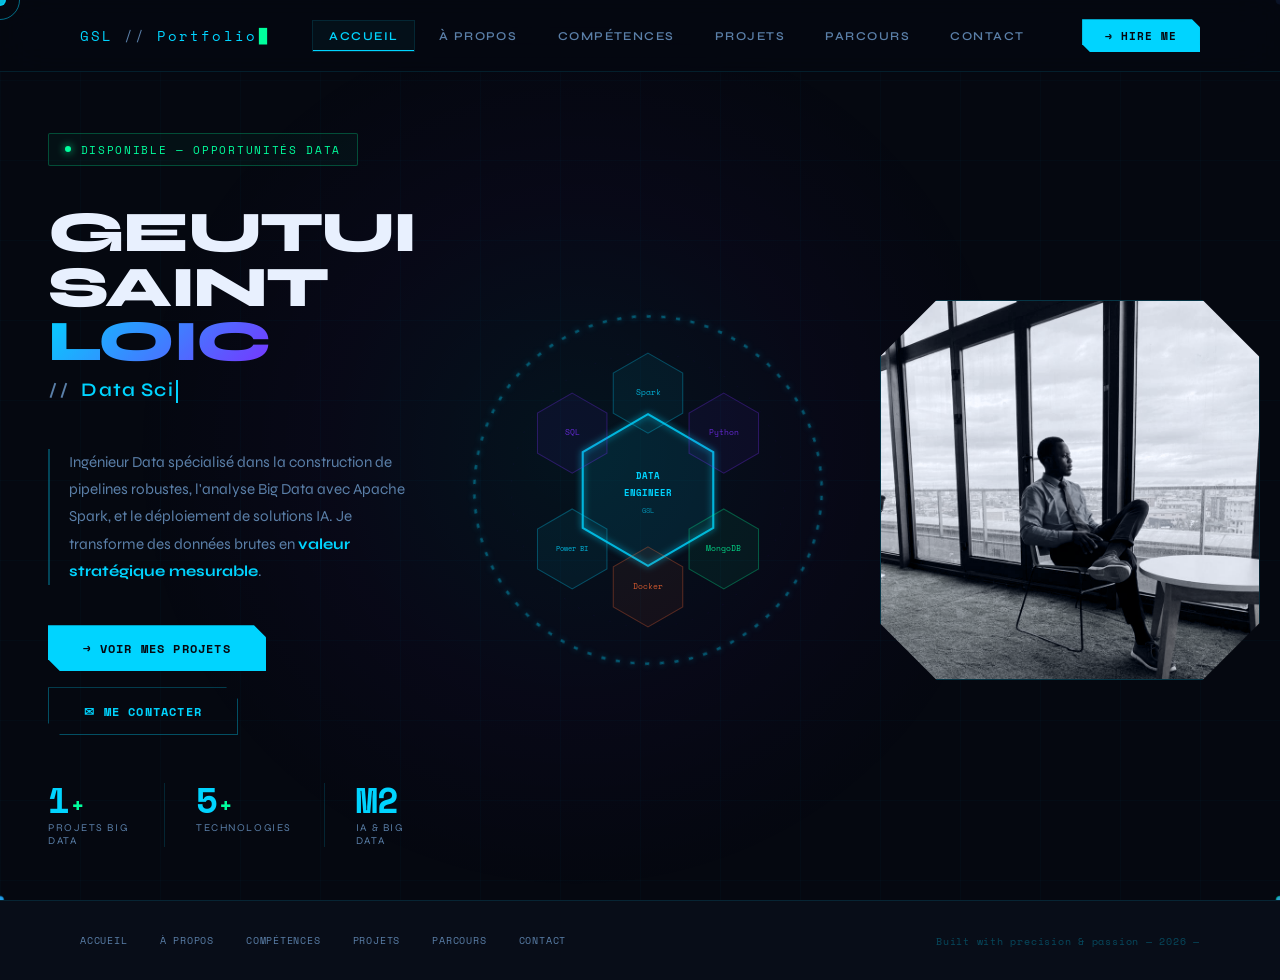
<file: index.html>
<!DOCTYPE html>
<html lang="fr">
<head>
<meta charset="UTF-8">
<meta name="viewport" content="width=device-width, initial-scale=1.0">
<title>GEUTUI SAINT LOIC — Data Engineer</title>
<link href="https://fonts.googleapis.com/css2?family=Space+Mono:wght@400;700&family=Syne:wght@400;600;700;800&display=swap" rel="stylesheet">
<link rel="stylesheet" href="shared.css">
<style>
body { display:block; min-height:100vh; }
#hero { min-height:100vh; display:flex; align-items:center; padding:0 3rem; padding-top:5rem; position:relative; overflow:hidden; }
.hero-ambient { position:absolute; width:900px; height:900px; background:radial-gradient(circle at center,rgba(0,212,255,.06) 0%,rgba(123,47,255,.03) 40%,transparent 70%); top:50%; left:45%; transform:translate(-50%,-50%); animation:ambient-drift 12s ease-in-out infinite; pointer-events:none; z-index:0; }
@keyframes ambient-drift { 0%,100%{transform:translate(-50%,-50%) scale(1) rotate(0deg)} 33%{transform:translate(-48%,-52%) scale(1.06) rotate(120deg)} 66%{transform:translate(-52%,-48%) scale(.96) rotate(240deg)} }

/* MISE EN PAGE À 3 BLOCS : TEXTE | GRILLE CENTRALE | PHOTO À DROITE */
.hero-inner { display:flex; align-items:center; justify-content:space-between; gap:2rem; width:100%; position:relative; z-index:1; }
.hero-left { flex:1.2; max-width:550px; }
.hero-center { flex:1.2; display:flex; justify-content:center; align-items:center; min-width:400px; }
.hero-right { flex:1; display:flex; justify-content:flex-end; align-items:center; min-width:380px; }

.hero-badge { display:inline-flex; align-items:center; gap:.6rem; font-family:'Space Mono',monospace; font-size:.7rem; color:var(--accent3); border:1px solid rgba(0,255,157,.25); padding:.45rem 1rem; border-radius:2px; margin-bottom:2.5rem; letter-spacing:.15em; text-transform:uppercase; background:rgba(0,255,157,.04); animation:fadeInUp .6s ease both; }
.dot { width:6px; height:6px; background:var(--accent3); border-radius:50%; animation:pulse-dot 2s infinite; box-shadow:0 0 8px var(--accent3); }
@keyframes pulse-dot { 0%,100%{transform:scale(1);opacity:1} 50%{transform:scale(1.4);opacity:.6} }
.hero-name { font-size:clamp(2.5rem,4.5vw,4.2rem); font-weight:800; line-height:.95; letter-spacing:-.03em; margin-bottom:.5rem; animation:fadeInUp .7s .1s ease both; }
.hero-name .highlight { background:linear-gradient(135deg,var(--accent) 0%,var(--accent2) 100%); -webkit-background-clip:text; -webkit-text-fill-color:transparent; background-clip:text; }
.hero-typewriter { font-size:clamp(1rem,1.8vw,1.2rem); color:var(--muted); font-weight:600; letter-spacing:.06em; margin-bottom:2rem; animation:fadeInUp .7s .2s ease both; min-height:2em; }
.typewriter-text { color:var(--accent); }
.typewriter-cursor { display:inline-block; width:2px; height:1.2em; background:var(--accent); margin-left:2px; vertical-align:middle; animation:cursor-blink .8s infinite; }
.hero-desc { font-size:.95rem; color:var(--muted); line-height:1.8; max-width:500px; margin-bottom:2.5rem; animation:fadeInUp .7s .3s ease both; border-left:2px solid rgba(0,212,255,.3); padding-left:1.2rem; }
.hero-ctas { display:flex; gap:1rem; flex-wrap:wrap; animation:fadeInUp .7s .4s ease both; margin-bottom:3rem; }
.hero-metrics { display:flex; gap:2rem; animation:fadeInUp .7s .5s ease both; }
.metric-num { font-family:'Space Mono',monospace; font-size:2.2rem; font-weight:700; color:var(--accent); line-height:1; display:flex; align-items:baseline; gap:2px; }
.metric-num .plus { font-size:1.4rem; color:var(--accent3); }
.metric-label { font-size:.65rem; color:var(--muted); text-transform:uppercase; letter-spacing:.15em; margin-top:.2rem; }
.metric + .metric { position:relative; padding-left:2rem; }
.metric + .metric::before { content:''; position:absolute; left:0; top:0; bottom:0; width:1px; background:rgba(0,212,255,.15); }

/* CONTENEUR GRILLE CENTRALE AGRANDIE */
.hex-grid-container { 
  width: 460px; /* Conserve ton rendu agrandi à 460px */
  height: 460px; 
  position: relative; 
  animation: fadeInUp .9s .2s ease both;
}
.hex-grid { width: 100%; height: 100%; pointer-events: none; }
.hex-grid svg { width: 100%; height: 100%; }
.hex-item polygon { transition: all .4s; pointer-events: auto; }
.hex-item:hover polygon { filter: brightness(1.4); fill: rgba(0,255,157,0.12); stroke: var(--accent3); }
.hex-item text { pointer-events: none; }

/* CONTENEUR PHOTO À DROITE (SAUVEGARDÉ) */
.photo-mask-container {
  position: relative;
  width: 380px;
  height: 380px;
  animation: fadeInUp .9s .4s ease both;
}
.photo-mask { 
  width: 100%; 
  height: 100%; 
  border: 1px solid rgba(0,212,255,.2); 
  clip-path: polygon(15% 0%, 85% 0%, 100% 15%, 100% 85%, 85% 100%, 15% 100%, 0% 85%, 0% 15%); 
  overflow: hidden; 
  background: var(--card); 
  transition: all .4s ease; 
  box-shadow: 0 0 30px rgba(0,212,255,0.05);
}
.photo-mask img { 
  width: 100%; 
  height: 100%; 
  object-fit: cover; 
  object-position: center top; 
  filter: saturate(0.95) contrast(1.05); 
  mix-blend-mode: luminosity; 
  transition: all .4s ease; 
}
.photo-mask-container:hover .photo-mask { 
  border-color: var(--accent); 
  box-shadow: 0 0 40px rgba(0,255,157,0.15); 
  transform: scale(1.02); 
}
.photo-mask-container:hover .photo-mask img { 
  mix-blend-mode: normal; 
  filter: saturate(1.1) contrast(1.05); 
}

/* RESPONSIVE DESIGN FLUIDE */
@media(max-width:1200px) {
  #hero { padding: 7rem 2rem 3rem 2rem; min-height: auto; }
  .hero-inner { flex-direction: column; gap: 4rem; text-align: center; }
  .hero-left { max-width: 100%; display: flex; flex-direction: column; align-items: center; }
  .hero-desc { border-left: none; padding-left: 0; border-bottom: 2px solid rgba(0,212,255,0.2); padding-bottom: 1.5rem; }
  .hero-ctas, .hero-metrics { justify-content: center; }
  .hero-right { justify-content: center; }
}
</style>
</head>
<body>

<div id="cursor"></div>
<div id="cursor-ring"></div>
<div id="scroll-progress"></div>
<canvas id="bg-canvas"></canvas>
<div class="grid-overlay"></div>

<nav id="navbar">
  <a href="index.html" class="nav-logo">GSL<span style="color:var(--muted)"> // </span>Portfolio</a>
  <div class="nav-links">
    <a href="index.html" class="active">Accueil</a>
    <a href="about.html">À propos</a>
    <a href="skills.html">Compétences</a>
    <a href="projects.html">Projets</a>
    <a href="parcours.html">Parcours</a>
    <a href="contact.html">Contact</a>
  </div>
  <a href="mailto:geutuiloic@gmail.com" class="nav-cta">→ Hire me</a>
</nav>

<section id="hero">
  <div class="hero-ambient"></div>
  <div class="hero-inner">
    
    <div class="hero-left">
      <div class="hero-badge"><span class="dot"></span>Disponible — Opportunités Data</div>
      <h1 class="hero-name">GEUTUI<br>SAINT <span class="highlight">LOIC</span></h1>
      <div class="hero-typewriter"><span style="color:var(--muted);font-family:'Space Mono',monospace;font-size:.85em">// </span><span class="typewriter-text" id="typewriter-text"></span><span class="typewriter-cursor"></span></div>
      <p class="hero-desc">Ingénieur Data spécialisé dans la construction de pipelines robustes, l'analyse Big Data avec Apache Spark, et le déploiement de solutions IA. Je transforme des données brutes en <strong style="color:var(--accent)">valeur stratégique mesurable</strong>.</p>
      <div class="hero-ctas">
        <a href="projects.html" class="btn-primary">→ Voir mes projets</a>
        <a href="contact.html" class="btn-secondary">✉ Me contacter</a>
      </div>
      <div class="hero-metrics">
        <div class="metric">
          <div class="metric-num"><span class="counter" data-target="2">0</span><span class="plus">+</span></div>
          <div class="metric-label">Projets Big Data</div>
        </div>
        <div class="metric">
          <div class="metric-num"><span class="counter" data-target="10">0</span><span class="plus">+</span></div>
          <div class="metric-label">Technologies</div>
        </div>
        <div class="metric">
          <div class="metric-num">M2</div>
          <div class="metric-label">IA & Big Data</div>
        </div>
      </div>
    </div>
    
    <div class="hero-center">
      <div class="hex-grid-container">
        <div class="hex-grid">
          <svg viewBox="10 10 380 380" xmlns="http://www.w3.org/2000/svg">
            <defs>
              <filter id="glow"><feGaussianBlur stdDeviation="3" result="cb"/><feMerge><feMergeNode in="cb"/><feMergeNode in="SourceGraphic"/></feMerge></filter>
            </defs>
            <g class="hex-item" transform="translate(200,200)">
              <polygon points="0,-72 62,-36 62,36 0,72 -62,36 -62,-36" fill="rgba(0,212,255,0.05)" stroke="rgba(0,212,255,0.8)" stroke-width="2" filter="url(#glow)"/>
              <text x="0" y="-10" text-anchor="middle" fill="#00d4ff" font-family="'Space Mono',monospace" font-size="9" font-weight="700">DATA</text>
              <text x="0" y="6" text-anchor="middle" fill="#00d4ff" font-family="'Space Mono',monospace" font-size="9" font-weight="700">ENGINEER</text>
              <text x="0" y="22" text-anchor="middle" fill="rgba(0,212,255,0.6)" font-family="'Space Mono',monospace" font-size="7">GSL</text>
            </g>
            <g class="hex-item" transform="translate(200,108)"><polygon points="0,-38 33,-19 33,19 0,38 -33,19 -33,-19" fill="rgba(0,212,255,0.06)" stroke="rgba(0,212,255,0.3)" stroke-width="1"/><text x="0" y="0" text-anchor="middle" dominant-baseline="middle" fill="rgba(0,212,255,0.8)" font-family="'Space Mono',monospace" font-size="7.5">Spark</text></g>
            <g class="hex-item" transform="translate(272,146)"><polygon points="0,-38 33,-19 33,19 0,38 -33,19 -33,-19" fill="rgba(123,47,255,0.06)" stroke="rgba(123,47,255,0.3)" stroke-width="1"/><text x="0" y="0" text-anchor="middle" dominant-baseline="middle" fill="rgba(123,47,255,0.8)" font-family="'Space Mono',monospace" font-size="7.5">Python</text></g>
            <g class="hex-item" transform="translate(272,256)"><polygon points="0,-38 33,-19 33,19 0,38 -33,19 -33,-19" fill="rgba(0,255,157,0.06)" stroke="rgba(0,255,157,0.3)" stroke-width="1"/><text x="0" y="0" text-anchor="middle" dominant-baseline="middle" fill="rgba(0,255,157,0.8)" font-family="'Space Mono',monospace" font-size="7.5">MongoDB</text></g>
            <g class="hex-item" transform="translate(200,292)"><polygon points="0,-38 33,-19 33,19 0,38 -33,19 -33,-19" fill="rgba(255,107,53,0.06)" stroke="rgba(255,107,53,0.3)" stroke-width="1"/><text x="0" y="0" text-anchor="middle" dominant-baseline="middle" fill="rgba(255,107,53,0.8)" font-family="'Space Mono',monospace" font-size="7.5">Docker</text></g>
            <g class="hex-item" transform="translate(128,256)"><polygon points="0,-38 33,-19 33,19 0,38 -33,19 -33,-19" fill="rgba(0,212,255,0.06)" stroke="rgba(0,212,255,0.3)" stroke-width="1"/><text x="0" y="0" text-anchor="middle" dominant-baseline="middle" fill="rgba(0,212,255,0.8)" font-family="'Space Mono',monospace" font-size="7">Power BI</text></g>
            <g class="hex-item" transform="translate(128,146)"><polygon points="0,-38 33,-19 33,19 0,38 -33,19 -33,-19" fill="rgba(123,47,255,0.06)" stroke="rgba(123,47,255,0.3)" stroke-width="1"/><text x="0" y="0" text-anchor="middle" dominant-baseline="middle" fill="rgba(123,47,255,0.8)" font-family="'Space Mono',monospace" font-size="7.5">SQL</text></g>
            
            <circle cx="200" cy="200" r="165" fill="none" stroke="rgba(0,212,255,0.35)" stroke-width="2.5" stroke-dasharray="4,10" id="outer-ring" filter="url(#glow)"/>
            <circle cx="200" cy="200" r="130" fill="none" stroke="rgba(123,47,255,0.04)" stroke-width="1" stroke-dasharray="2,14"/>
          </svg>
        </div>
      </div>
    </div>
    
    <div class="hero-right">
      <div class="photo-mask-container">
        <div class="photo-mask">
          <img src="image.jpeg" alt="GEUTUI TCHEUTOU Saint Loïc">
        </div>
      </div>
    </div>

  </div>
</section>

<footer>
  <div class="footer-links">
    <a href="index.html">Accueil</a>
    <a href="about.html">À propos</a>
    <a href="skills.html">Compétences</a>
    <a href="projects.html">Projets</a>
    <a href="parcours.html">Parcours</a>
    <a href="contact.html">Contact</a>
  </div>
  <div class="footer-copy">Built with precision & passion — 2026 —</div>
</footer>

<script src="shared.js"></script>
<script>
// TYPEWRITER ANIMATION
const phrases=['Data Scientist','Data Engineer','M2 IA & Big Data','Apache Spark Expert','Pipeline Builder','Big Data Enthusiast'];
let pi=0,ci=0,deleting=false;
const twEl=document.getElementById('typewriter-text');
function typeLoop(){ const ph=phrases[pi]; if(!deleting){ twEl.textContent=ph.slice(0,ci+1); ci++; if(ci===ph.length){setTimeout(()=>{deleting=true;typeLoop();},2200);return;} setTimeout(typeLoop,80); } else { twEl.textContent=ph.slice(0,ci-1); ci--; if(ci===0){deleting=false;pi=(pi+1)%phrases.length;setTimeout(typeLoop,400);return;} setTimeout(typeLoop,45); } }
setTimeout(typeLoop,800);

// COMPTEURS ANIMÉS
setTimeout(()=>{ document.querySelectorAll('.counter').forEach(el=>{ const t=+el.dataset.target; let c=0; const s=t/40; const iv=setInterval(()=>{ c+=s; if(c>=t){el.textContent=t;clearInterval(iv);return;} el.textContent=Math.floor(c); },40); }); },600);

// ROTATION PAR LE SCRIPT (CONSERVÉE À L'IDENTIQUE)
const ring=document.getElementById('outer-ring'); let angle=0;
setInterval(()=>{ angle+=.25; ring&&ring.setAttribute('transform',`rotate(${angle},200,200)`); },30);
</script>
</body>
</html>
</file>
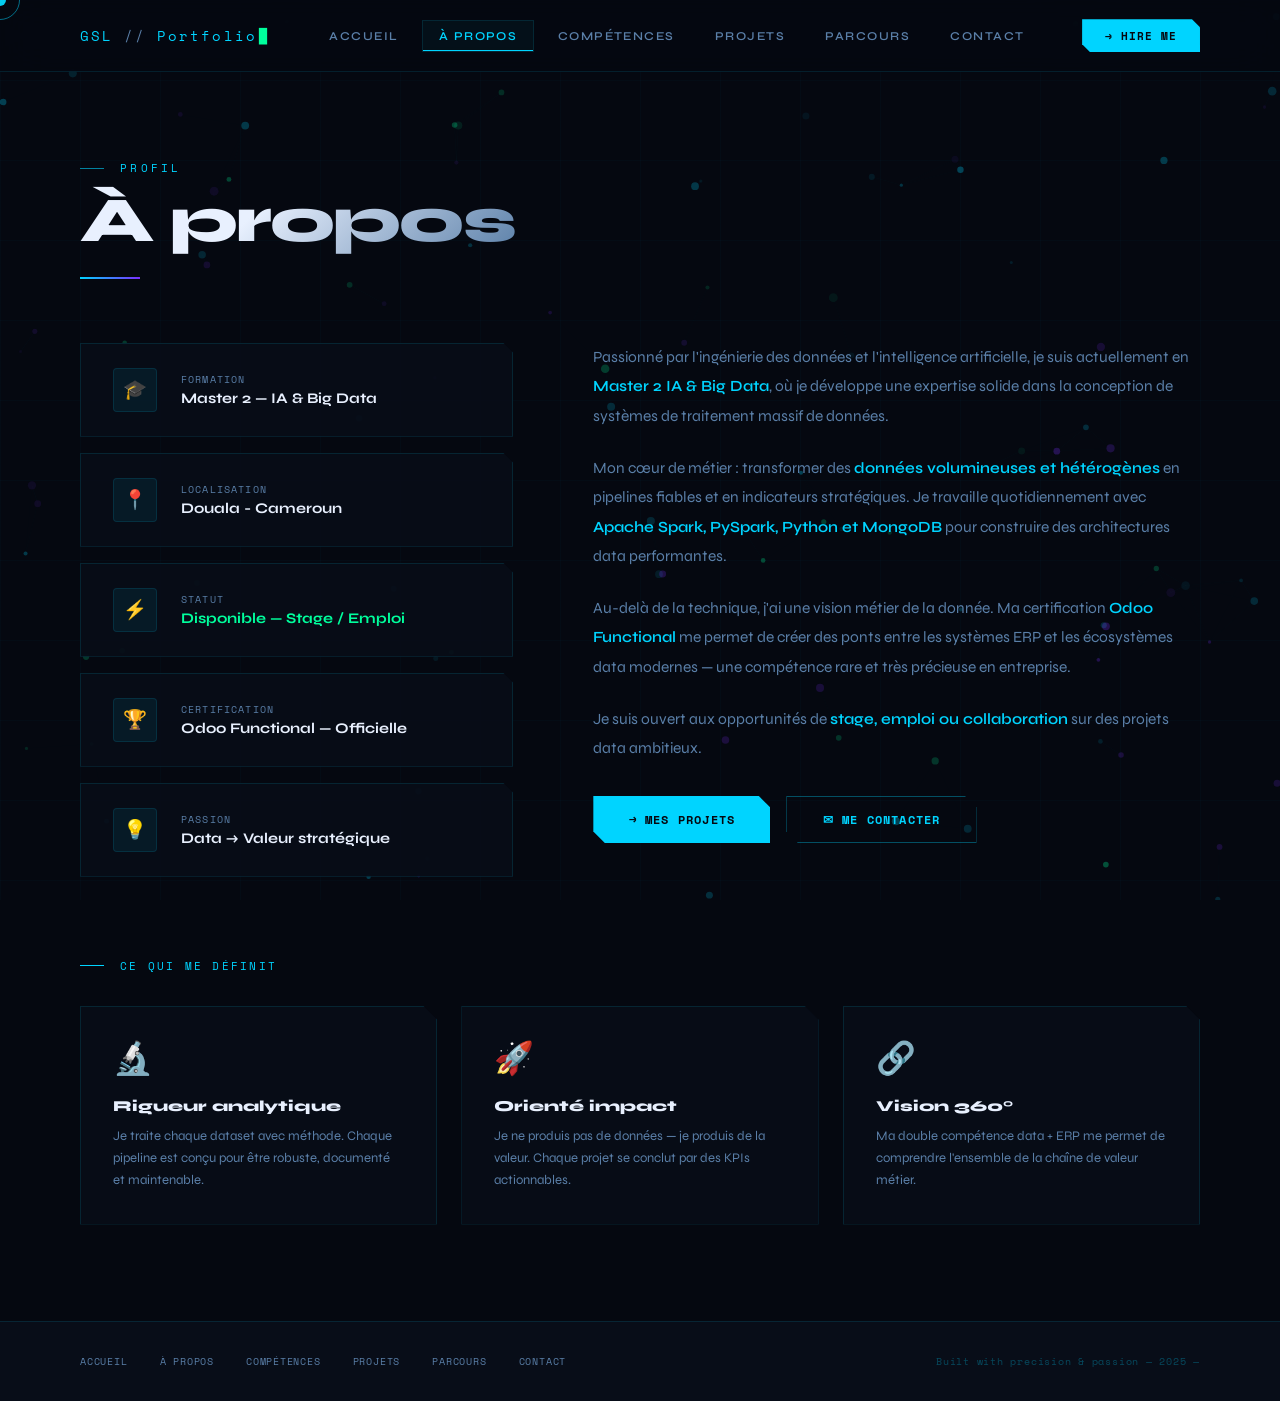
<file: about.html>
<!DOCTYPE html>
<html lang="fr">
<head>
<meta charset="UTF-8">
<meta name="viewport" content="width=device-width, initial-scale=1.0">
<title>À propos — GEUTUI SAINT LOIC</title>
<link href="https://fonts.googleapis.com/css2?family=Space+Mono:wght@400;700&family=Syne:wght@400;600;700;800&display=swap" rel="stylesheet">
<link rel="stylesheet" href="shared.css">
<style>
.about-grid { display:grid; grid-template-columns:1fr 1.4fr; gap:5rem; align-items:start; margin-bottom:5rem; }
.about-cards { display:flex; flex-direction:column; gap:1rem; }
.about-card { background:var(--card); border:1px solid var(--border); padding:1.5rem 2rem; display:flex; align-items:center; gap:1.5rem; clip-path:polygon(0 0,calc(100% - 10px) 0,100% 10px,100% 100%,0 100%); transition:all .4s; }
.about-card:hover { border-color:rgba(0,212,255,.4); transform:translateX(8px); }
.about-card-icon { width:44px; height:44px; background:rgba(0,212,255,.07); border:1px solid var(--border); display:flex; align-items:center; justify-content:center; flex-shrink:0; font-size:1.2rem; border-radius:4px; }
.about-card-label { font-family:'Space Mono',monospace; font-size:.6rem; color:var(--muted); text-transform:uppercase; letter-spacing:.12em; }
.about-card-value { font-size:.92rem; font-weight:700; margin-top:.2rem; }
.about-text-block p { font-size:.97rem; color:var(--muted); line-height:1.9; margin-bottom:1.4rem; }
.about-text-block p strong { color:var(--accent); font-weight:600; }
.about-text-block p:last-child { margin-bottom:0; }

.about-values { margin-top:4rem; }
.values-title { font-family:'Space Mono',monospace; font-size:.7rem; color:var(--accent); letter-spacing:.2em; text-transform:uppercase; margin-bottom:2rem; display:flex; align-items:center; gap:1rem; }
.values-title::before { content:''; width:24px; height:1px; background:var(--accent); }
.values-grid { display:grid; grid-template-columns:repeat(3,1fr); gap:1.5rem; }
.value-card { background:var(--card); border:1px solid var(--border); padding:2rem; clip-path:polygon(0 0,calc(100% - 14px) 0,100% 14px,100% 100%,0 100%); transition:all .35s; position:relative; overflow:hidden; }
.value-card::after { content:''; position:absolute; top:0; left:0; right:0; height:2px; background:linear-gradient(90deg,var(--accent),transparent); opacity:0; transition:opacity .3s; }
.value-card:hover { border-color:rgba(0,212,255,.35); transform:translateY(-5px); }
.value-card:hover::after { opacity:1; }
.value-icon { font-size:2rem; margin-bottom:1.2rem; }
.value-name { font-size:.95rem; font-weight:800; margin-bottom:.6rem; }
.value-desc { font-size:.82rem; color:var(--muted); line-height:1.7; }

@media(max-width:1024px) { .about-grid{grid-template-columns:1fr;gap:2.5rem;} .values-grid{grid-template-columns:1fr 1fr;} }
@media(max-width:600px) { .values-grid{grid-template-columns:1fr;} }
</style>
</head>
<body>
<div id="cursor"></div>
<div id="cursor-ring"></div>
<div id="scroll-progress"></div>
<canvas id="bg-canvas"></canvas>
<div class="grid-overlay"></div>

<nav id="navbar">
  <a href="index.html" class="nav-logo">GSL<span style="color:var(--muted)"> // </span>Portfolio</a>
  <div class="nav-links">
    <a href="index.html">Accueil</a>
    <a href="about.html" class="active">À propos</a>
    <a href="skills.html">Compétences</a>
    <a href="projects.html">Projets</a>
    <a href="parcours.html">Parcours</a>
    <a href="contact.html">Contact</a>
  </div>
  <a href="mailto:geutuiloic@gmail.com" class="nav-cta">→ Hire me</a>
</nav>

<div class="page-header">
  <div class="page-header-label">Profil</div>
  <h1 class="page-header-title"><span class="grad">À propos</span></h1>
  <div class="page-header-line"></div>
</div>

<main>
  <div class="about-grid">
    <div class="about-cards">
      <div class="about-card reveal">
        <div class="about-card-icon">🎓</div>
        <div><div class="about-card-label">Formation</div><div class="about-card-value">Master 2 — IA & Big Data</div></div>
      </div>
      <div class="about-card reveal">
        <div class="about-card-icon">📍</div>
        <div><div class="about-card-label">Localisation</div><div class="about-card-value">Douala - Cameroun</div></div>
      </div>
      <div class="about-card reveal">
        <div class="about-card-icon">⚡</div>
        <div><div class="about-card-label">Statut</div><div class="about-card-value" style="color:var(--accent3)">Disponible — Stage / Emploi</div></div>
      </div>
      <div class="about-card reveal">
        <div class="about-card-icon">🏆</div>
        <div><div class="about-card-label">Certification</div><div class="about-card-value">Odoo Functional — Officielle</div></div>
      </div>
      <div class="about-card reveal">
        <div class="about-card-icon">💡</div>
        <div><div class="about-card-label">Passion</div><div class="about-card-value">Data → Valeur stratégique</div></div>
      </div>
    </div>
    <div class="about-text-block reveal-right">
      <p>Passionné par l'ingénierie des données et l'intelligence artificielle, je suis actuellement en <strong>Master 2 IA & Big Data</strong>, où je développe une expertise solide dans la conception de systèmes de traitement massif de données.</p>
      <p>Mon cœur de métier : transformer des <strong>données volumineuses et hétérogènes</strong> en pipelines fiables et en indicateurs stratégiques. Je travaille quotidiennement avec <strong>Apache Spark, PySpark, Python et MongoDB</strong> pour construire des architectures data performantes.</p>
      <p>Au-delà de la technique, j'ai une vision métier de la donnée. Ma certification <strong>Odoo Functional</strong> me permet de créer des ponts entre les systèmes ERP et les écosystèmes data modernes — une compétence rare et très précieuse en entreprise.</p>
      <p>Je suis ouvert aux opportunités de <strong>stage, emploi ou collaboration</strong> sur des projets data ambitieux.</p>
      <div style="margin-top:2rem;display:flex;gap:1rem;flex-wrap:wrap;">
        <a href="projects.html" class="btn-primary">→ Mes projets</a>
        <a href="contact.html" class="btn-secondary">✉ Me contacter</a>
      </div>
    </div>
  </div>

  <div class="about-values">
    <div class="values-title">Ce qui me définit</div>
    <div class="values-grid">
      <div class="value-card reveal">
        <div class="value-icon">🔬</div>
        <div class="value-name">Rigueur analytique</div>
        <div class="value-desc">Je traite chaque dataset avec méthode. Chaque pipeline est conçu pour être robuste, documenté et maintenable.</div>
      </div>
      <div class="value-card reveal">
        <div class="value-icon">🚀</div>
        <div class="value-name">Orienté impact</div>
        <div class="value-desc">Je ne produis pas de données — je produis de la valeur. Chaque projet se conclut par des KPIs actionnables.</div>
      </div>
      <div class="value-card reveal">
        <div class="value-icon">🔗</div>
        <div class="value-name">Vision 360°</div>
        <div class="value-desc">Ma double compétence data + ERP me permet de comprendre l'ensemble de la chaîne de valeur métier.</div>
      </div>
    </div>
  </div>
</main>

<footer>
  <div class="footer-links">
    <a href="index.html">Accueil</a><a href="about.html">À propos</a><a href="skills.html">Compétences</a>
    <a href="projects.html">Projets</a><a href="parcours.html">Parcours</a><a href="contact.html">Contact</a>
  </div>
  <div class="footer-copy">Built with precision & passion — 2025 —</div>
</footer>
<script src="shared.js"></script>
</body>
</html>
</file>
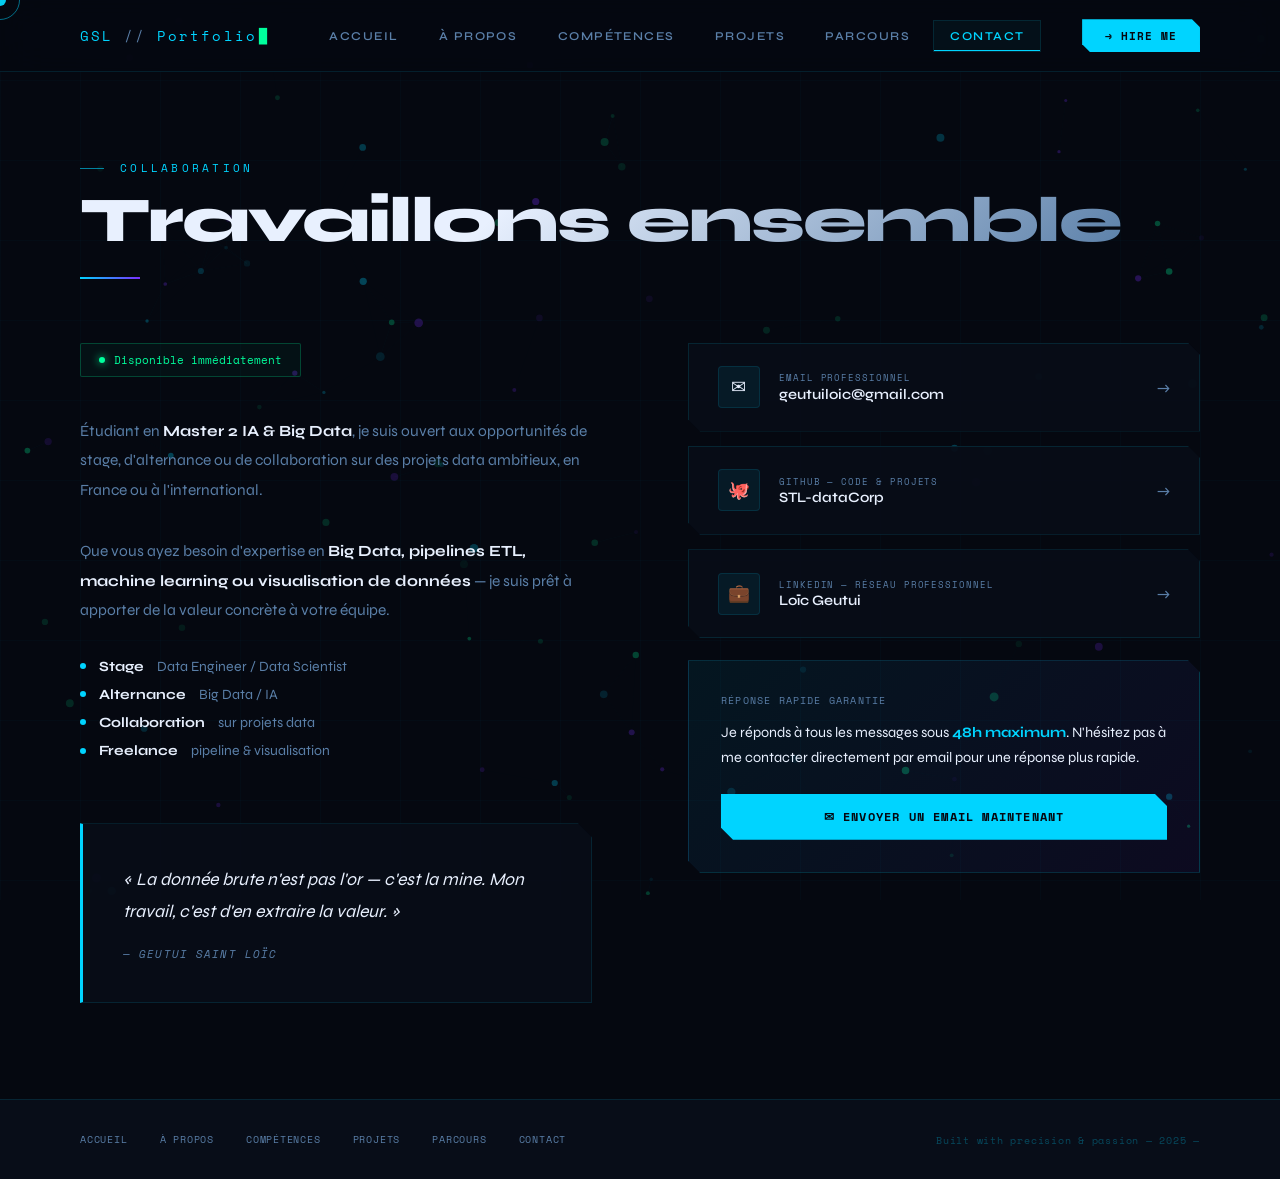
<file: contact.html>
<!DOCTYPE html>
<html lang="fr">
<head>
<meta charset="UTF-8">
<meta name="viewport" content="width=device-width, initial-scale=1.0">
<title>Contact — GEUTUI SAINT LOIC</title>
<link href="https://fonts.googleapis.com/css2?family=Space+Mono:wght@400;700&family=Syne:wght@400;600;700;800&display=swap" rel="stylesheet">
<link rel="stylesheet" href="shared.css">
<style>
.contact-layout { display:grid; grid-template-columns:1fr 1fr; gap:6rem; align-items:start; }
.contact-text { font-size:.97rem; color:var(--muted); line-height:1.9; margin-bottom:2rem; }
.contact-text strong { color:var(--text); }
.avail-badge { display:inline-flex; align-items:center; gap:.6rem; font-family:'Space Mono',monospace; font-size:.68rem; color:var(--accent3); border:1px solid rgba(0,255,157,.22); padding:.5rem 1.1rem; border-radius:2px; background:rgba(0,255,157,.04); margin-bottom:2.5rem; }
.avail-badge .dot { width:6px; height:6px; background:var(--accent3); border-radius:50%; animation:pulse-dot 2s infinite; box-shadow:0 0 8px var(--accent3); }
@keyframes pulse-dot { 0%,100%{transform:scale(1);opacity:1} 50%{transform:scale(1.4);opacity:.6} }

.opportunity-list { list-style:none; display:flex; flex-direction:column; gap:.7rem; margin-bottom:2.5rem; }
.opportunity-list li { display:flex; align-items:center; gap:.8rem; font-size:.88rem; color:var(--muted); }
.opportunity-list li::before { content:''; width:6px; height:6px; background:var(--accent); border-radius:50%; flex-shrink:0; }
.opportunity-list li strong { color:var(--text); }

.contact-links { display:flex; flex-direction:column; gap:.9rem; }
.contact-link { display:flex; align-items:center; gap:1.2rem; padding:1.4rem 1.8rem; background:var(--card); border:1px solid var(--border); text-decoration:none; color:var(--text); clip-path:polygon(0 0,calc(100% - 12px) 0,100% 12px,100% 100%,12px 100%,0 calc(100% - 12px)); transition:all .35s; position:relative; overflow:hidden; }
.contact-link::after { content:''; position:absolute; top:0; left:0; right:0; bottom:0; background:linear-gradient(135deg,rgba(0,212,255,.04),transparent); opacity:0; transition:opacity .3s; }
.contact-link:hover { border-color:rgba(0,212,255,.4); transform:translateX(8px); color:var(--accent); }
.contact-link:hover::after { opacity:1; }
.contact-link-icon { width:42px; height:42px; background:rgba(0,212,255,.07); border:1px solid var(--border); display:flex; align-items:center; justify-content:center; font-size:1.1rem; flex-shrink:0; border-radius:4px; transition:all .3s; }
.contact-link:hover .contact-link-icon { background:rgba(0,212,255,.15); border-color:rgba(0,212,255,.4); }
.contact-link-label { font-family:'Space Mono',monospace; font-size:.58rem; color:var(--muted); text-transform:uppercase; letter-spacing:.1em; }
.contact-link-val { font-size:.9rem; font-weight:600; margin-top:.1rem; }
.contact-link-arrow { margin-left:auto; font-size:1rem; color:var(--muted); transition:all .3s; }
.contact-link:hover .contact-link-arrow { color:var(--accent); transform:translateX(4px); }

/* Big quote block */
.contact-quote { margin-top:4rem; padding:2.5rem; background:var(--card); border:1px solid var(--border); border-left:3px solid var(--accent); clip-path:polygon(0 0,calc(100% - 14px) 0,100% 14px,100% 100%,0 100%); }
.contact-quote p { font-size:1.1rem; color:var(--text); line-height:1.8; font-style:italic; margin-bottom:1rem; }
.contact-quote cite { font-family:'Space Mono',monospace; font-size:.7rem; color:var(--muted); letter-spacing:.1em; text-transform:uppercase; }

@media(max-width:1024px) { .contact-layout{grid-template-columns:1fr;gap:3rem;} }
</style>
</head>
<body>
<div id="cursor"></div>
<div id="cursor-ring"></div>
<div id="scroll-progress"></div>
<canvas id="bg-canvas"></canvas>
<div class="grid-overlay"></div>

<nav id="navbar">
  <a href="index.html" class="nav-logo">GSL<span style="color:var(--muted)"> // </span>Portfolio</a>
  <div class="nav-links">
    <a href="index.html">Accueil</a>
    <a href="about.html">À propos</a>
    <a href="skills.html">Compétences</a>
    <a href="projects.html">Projets</a>
    <a href="parcours.html">Parcours</a>
    <a href="contact.html" class="active">Contact</a>
  </div>
  <a href="mailto:geutuiloic@gmail.com" class="nav-cta">→ Hire me</a>
</nav>

<div class="page-header">
  <div class="page-header-label">Collaboration</div>
  <h1 class="page-header-title"><span class="grad">Travaillons ensemble</span></h1>
  <div class="page-header-line"></div>
</div>

<main>
  <div class="contact-layout">
    <div class="reveal-left">
      <div class="avail-badge"><span class="dot"></span>Disponible immédiatement</div>
      <p class="contact-text">Étudiant en <strong>Master 2 IA & Big Data</strong>, je suis ouvert aux opportunités de stage, d'alternance ou de collaboration sur des projets data ambitieux, en France ou à l'international.</p>
      <p class="contact-text">Que vous ayez besoin d'expertise en <strong>Big Data, pipelines ETL, machine learning ou visualisation de données</strong> — je suis prêt à apporter de la valeur concrète à votre équipe.</p>
      <ul class="opportunity-list">
        <li><strong>Stage</strong> Data Engineer / Data Scientist</li>
        <li><strong>Alternance</strong> Big Data / IA</li>
        <li><strong>Collaboration</strong> sur projets data</li>
        <li><strong>Freelance</strong> pipeline & visualisation</li>
      </ul>
      <div class="contact-quote">
        <p>« La donnée brute n'est pas l'or — c'est la mine. Mon travail, c'est d'en extraire la valeur. »</p>
        <cite>— Geutui Saint Loïc</cite>
      </div>
    </div>

    <div class="contact-links reveal-right">
      <a href="mailto:geutuiloic@gmail.com" class="contact-link">
        <div class="contact-link-icon">✉</div>
        <div><div class="contact-link-label">Email professionnel</div><div class="contact-link-val">geutuiloic@gmail.com</div></div>
        <div class="contact-link-arrow">→</div>
      </a>
      <a href="https://github.com/STL-dataCorp" target="_blank" class="contact-link">
        <div class="contact-link-icon">🐙</div>
        <div><div class="contact-link-label">GitHub — Code & projets</div><div class="contact-link-val">STL-dataCorp</div></div>
        <div class="contact-link-arrow">→</div>
      </a>
      <a href="https://www.linkedin.com/in/lo%C3%AFc-geutui-172970299" target="_blank" class="contact-link">
        <div class="contact-link-icon">💼</div>
        <div><div class="contact-link-label">LinkedIn — Réseau professionnel</div><div class="contact-link-val">Loïc Geutui</div></div>
        <div class="contact-link-arrow">→</div>
      </a>

      <!-- CTA block -->
      <div style="background:linear-gradient(135deg,rgba(0,212,255,0.07),rgba(123,47,255,0.07));border:1px solid rgba(0,212,255,0.2);padding:2rem;clip-path:polygon(0 0,calc(100% - 12px) 0,100% 12px,100% 100%,12px 100%,0 calc(100% - 12px));margin-top:.5rem;">
        <div style="font-family:'Space Mono',monospace;font-size:.62rem;color:var(--muted);text-transform:uppercase;letter-spacing:.12em;margin-bottom:.8rem;">Réponse rapide garantie</div>
        <div style="font-size:.9rem;color:var(--text);line-height:1.7;margin-bottom:1.5rem;">Je réponds à tous les messages sous <strong style="color:var(--accent)">48h maximum</strong>. N'hésitez pas à me contacter directement par email pour une réponse plus rapide.</div>
        <a href="mailto:geutuiloic@gmail.com" class="btn-primary" style="width:100%;justify-content:center;">✉ Envoyer un email maintenant</a>
      </div>
    </div>
  </div>
</main>

<footer>
  <div class="footer-links">
    <a href="index.html">Accueil</a><a href="about.html">À propos</a><a href="skills.html">Compétences</a>
    <a href="projects.html">Projets</a><a href="parcours.html">Parcours</a><a href="contact.html">Contact</a>
  </div>
  <div class="footer-copy">Built with precision & passion — 2025 —</div>
</footer>
<script src="shared.js"></script>
</body>
</html>
</file>
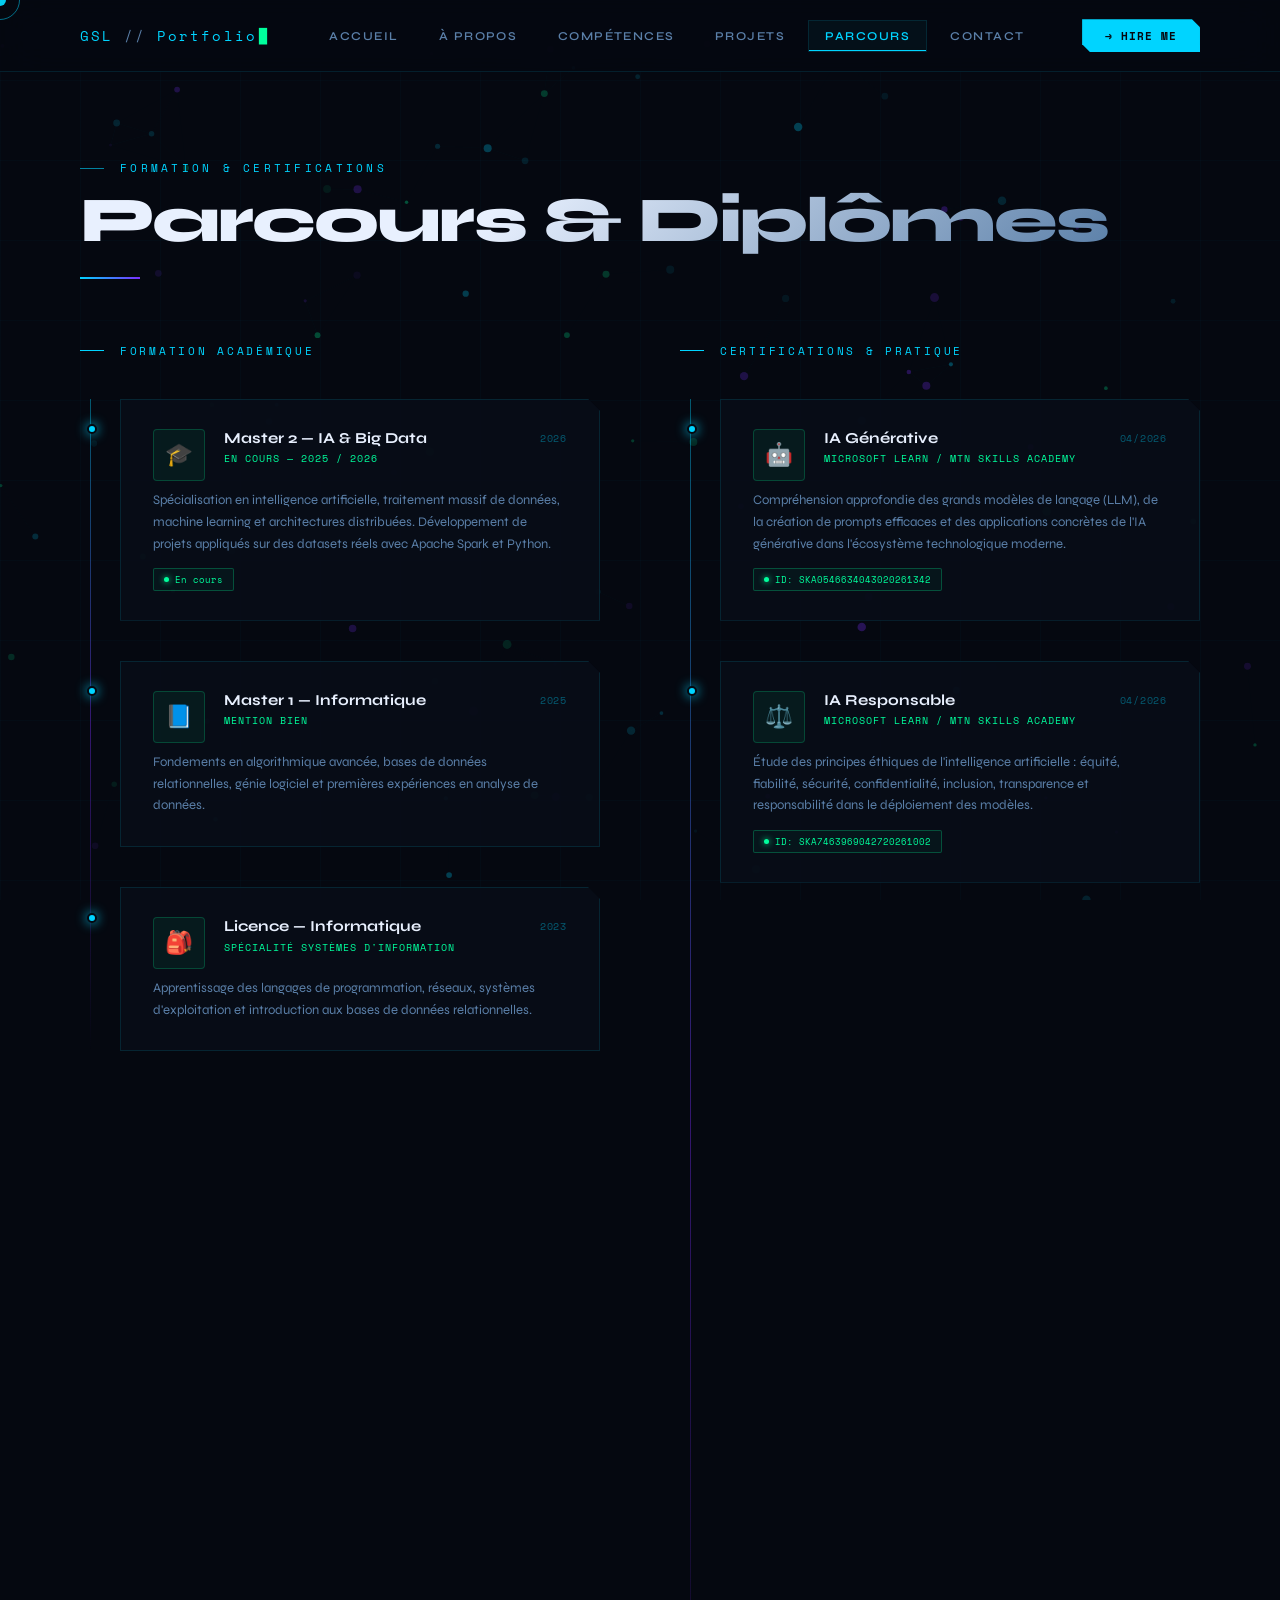
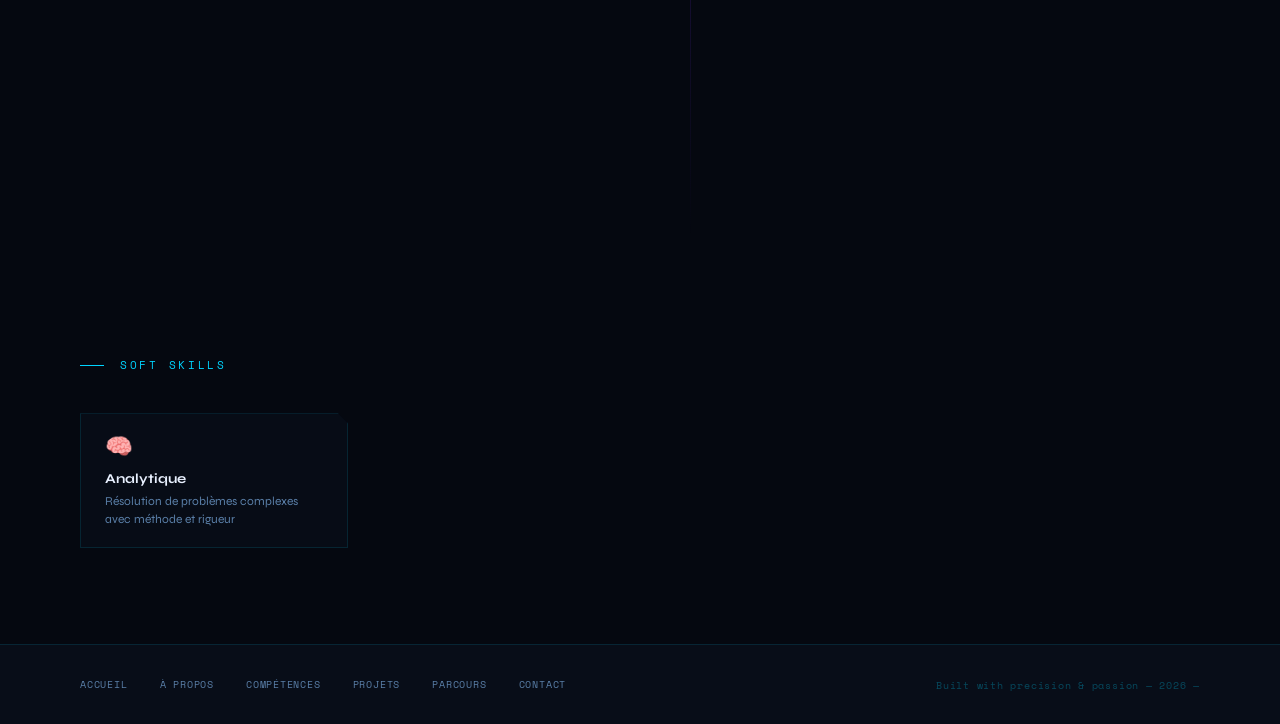
<file: parcours.html>
<!DOCTYPE html>
<html lang="fr">
<head>
<meta charset="UTF-8">
<meta name="viewport" content="width=device-width, initial-scale=1.0">
<title>Parcours — GEUTUI SAINT LOIC</title>
<link href="https://fonts.googleapis.com/css2?family=Space+Mono:wght@400;700&family=Syne:wght@400;600;700;800&display=swap" rel="stylesheet">
<link rel="stylesheet" href="shared.css">
<style>
.parcours-layout { display:grid; grid-template-columns:1fr 1fr; gap:5rem; }
.timeline-section-title { font-family:'Space Mono',monospace; font-size:.68rem; color:var(--accent); letter-spacing:.25em; text-transform:uppercase; margin-bottom:2.5rem; display:flex; align-items:center; gap:1rem; }
.timeline-section-title::before { content:''; width:24px; height:1px; background:var(--accent); }
.timeline { position:relative; padding-left:2.5rem; }
.timeline::before { content:''; position:absolute; left:.6rem; top:0; bottom:0; width:1px; background:linear-gradient(to bottom,var(--accent),var(--accent2),transparent); opacity:.4; }
.timeline-item { position:relative; margin-bottom:2.5rem; }
.timeline-item::before { content:''; position:absolute; left:-2.05rem; top:1.6rem; width:10px; height:10px; background:var(--accent); border-radius:50%; border:2px solid var(--bg); box-shadow:0 0 12px var(--accent); transition:transform .3s; }
.timeline-item:hover::before { transform:scale(1.4); }
.timeline-card { background:var(--card); border:1px solid var(--border); padding:1.8rem 2rem; clip-path:polygon(0 0,calc(100% - 12px) 0,100% 12px,100% 100%,0 100%); transition:all .35s; position:relative; }
.timeline-card:hover { border-color:rgba(0,255,157,.35); transform:translateX(6px); }
.cert-icon { width:52px; height:52px; background:rgba(0,255,157,.06); border:1px solid rgba(0,255,157,.2); display:flex; align-items:center; justify-content:center; font-size:1.4rem; border-radius:4px; float:left; margin-right:1.2rem; flex-shrink:0; }
.cert-year { font-family:'Space Mono',monospace; font-size:.6rem; color:rgba(0,212,255,.4); float:right; letter-spacing:.08em; margin-top:.15rem; }
.cert-name { font-size:.95rem; font-weight:700; margin-bottom:.3rem; clear:none; }
.cert-issuer { font-family:'Space Mono',monospace; font-size:.62rem; color:var(--accent3); text-transform:uppercase; letter-spacing:.1em; margin-bottom:.6rem; }
.cert-desc { font-size:.82rem; color:var(--muted); line-height:1.65; clear:both; margin-top:.3rem; }
.cert-header { overflow:hidden; margin-bottom:.6rem; }

/* Experience / Soft skills panel */
.soft-skills { margin-top: 5rem; } /* Augmentation de la marge pour bien séparer des timelines */
.ss-grid { display:grid; grid-template-columns:1fr 1fr 1fr 1fr; gap:1rem; } /* Passage sur 4 colonnes pour une belle ligne centrée */
.ss-item { background:var(--card); border:1px solid var(--border); padding:1.2rem 1.5rem; clip-path:polygon(0 0,calc(100% - 10px) 0,100% 10px,100% 100%,0 100%); transition:all .3s; }
.ss-item:hover { border-color:rgba(0,212,255,.35); transform:translateY(-3px); }
.ss-icon { font-size:1.4rem; margin-bottom:.6rem; }
.ss-name { font-size:.85rem; font-weight:700; margin-bottom:.3rem; }
.ss-desc { font-size:.75rem; color:var(--muted); line-height:1.5; }

.cert-badge { display:inline-flex; align-items:center; gap:.4rem; font-family:'Space Mono',monospace; font-size:.58rem; color:var(--accent3); border:1px solid rgba(0,255,157,.25); padding:.25rem .6rem; border-radius:2px; margin-top:.8rem; background:rgba(0,255,157,.04); }
.cert-badge .dot-sm { width:5px; height:5px; background:var(--accent3); border-radius:50%; box-shadow:0 0 6px var(--accent3); }

@media(max-width:1024px) { 
  .parcours-layout{grid-template-columns:1fr;gap:3rem;} 
  .ss-grid{grid-template-columns:1fr 1fr;} /* 2 colonnes sur tablette */
}
@media(max-width:640px) {
  .ss-grid{grid-template-columns:1fr;} /* 1 colonne sur mobile */
}
</style>
</head>
<body>
<div id="cursor"></div>
<div id="cursor-ring"></div>
<div id="scroll-progress"></div>
<canvas id="bg-canvas"></canvas>
<div class="grid-overlay"></div>

<nav id="navbar">
  <a href="index.html" class="nav-logo">GSL<span style="color:var(--muted)"> // </span>Portfolio</a>
  <div class="nav-links">
    <a href="index.html">Accueil</a>
    <a href="about.html">À propos</a>
    <a href="skills.html">Compétences</a>
    <a href="projects.html">Projets</a>
    <a href="parcours.html" class="active">Parcours</a>
    <a href="contact.html">Contact</a>
  </div>
  <a href="mailto:geutuiloic@gmail.com" class="nav-cta">→ Hire me</a>
</nav>

<div class="page-header">
  <div class="page-header-label">Formation & Certifications</div>
  <h1 class="page-header-title"><span class="grad">Parcours & Diplômes</span></h1>
  <div class="page-header-line"></div>
</div>

<main>
  <!-- Grille des Timelines (Formations vs Certifications) -->
  <div class="parcours-layout">
    <!-- COLONNE GAUCHE : FORMATION ACADÉMIQUE -->
    <div>
      <div class="timeline-section-title">Formation académique</div>
      <div class="timeline">
        <div class="timeline-item reveal">
          <div class="timeline-card">
            <div class="cert-header">
              <div class="cert-icon">🎓</div>
              <div class="cert-year">2026</div>
              <div class="cert-name">Master 2 — IA & Big Data</div>
              <div class="cert-issuer">En cours — 2025 / 2026</div>
            </div>
            <div class="cert-desc">Spécialisation en intelligence artificielle, traitement massif de données, machine learning et architectures distribuées. Développement de projets appliqués sur des datasets réels avec Apache Spark et Python.</div>
            <div class="cert-badge"><span class="dot-sm"></span>En cours</div>
          </div>
        </div>
        <div class="timeline-item reveal">
          <div class="timeline-card">
            <div class="cert-header">
              <div class="cert-icon">📘</div>
              <div class="cert-year">2025</div>
              <div class="cert-name">Master 1 — Informatique</div>
              <div class="cert-issuer">Mention Bien</div>
            </div>
            <div class="cert-desc">Fondements en algorithmique avancée, bases de données relationnelles, génie logiciel et premières expériences en analyse de données.</div>
          </div>
        </div>
        <div class="timeline-item reveal">
          <div class="timeline-card">
            <div class="cert-header">
              <div class="cert-icon">🎒</div>
              <div class="cert-year">2023</div>
              <div class="cert-name">Licence — Informatique</div>
              <div class="cert-issuer">Spécialité Systèmes d'information</div>
            </div>
            <div class="cert-desc">Apprentissage des langages de programmation, réseaux, systèmes d'exploitation et introduction aux bases de données relationnelles.</div>
          </div>
        </div>
      </div>
    </div>

    <!-- COLONNE DROITE : CERTIFICATIONS & PRATIQUE -->
    <div>
      <div class="timeline-section-title">Certifications & Pratique</div>
      <div class="timeline">
        <!-- NOUVELLE CERTIFICATION : IA Générative -->
        <div class="timeline-item reveal">
          <div class="timeline-card">
            <div class="cert-header">
              <div class="cert-icon">🤖</div>
              <div class="cert-year">04/2026</div>
              <div class="cert-name">IA Générative</div>
              <div class="cert-issuer">Microsoft Learn / MTN Skills Academy</div>
            </div>
            <div class="cert-desc">Compréhension approfondie des grands modèles de langage (LLM), de la création de prompts efficaces et des applications concrètes de l'IA générative dans l'écosystème technologique moderne.</div>
            <div class="cert-badge"><span class="dot-sm"></span>ID: SKA0546634043020261342</div>
          </div>
        </div>

        <!-- NOUVELLE CERTIFICATION : IA Responsable -->
        <div class="timeline-item reveal">
          <div class="timeline-card">
            <div class="cert-header">
              <div class="cert-icon">⚖️</div>
              <div class="cert-year">04/2026</div>
              <div class="cert-name">IA Responsable</div>
              <div class="cert-issuer">Microsoft Learn / MTN Skills Academy</div>
            </div>
            <div class="cert-desc">Étude des principes éthiques de l'intelligence artificielle : équité, fiabilité, sécurité, confidentialité, inclusion, transparence et responsabilité dans le déploiement des modèles.</div>
            <div class="cert-badge"><span class="dot-sm"></span>ID: SKA7463969042720261002</div>
          </div>
        </div>

        <!-- NOUVELLES CERTIFICATIONS : Les bases de l'IA & L'IA pour tous -->
        <div class="timeline-item reveal">
          <div class="timeline-card">
            <div class="cert-header">
              <div class="cert-icon">✨</div>
              <div class="cert-year">04/2026</div>
              <div class="cert-name">Les Bases de l'IA & L'IA pour tous</div>
              <div class="cert-issuer">Microsoft Learn / MTN Skills Academy</div>
            </div>
            <div class="cert-desc">Acquisition des concepts fondamentaux du Machine Learning, du Deep Learning et de la vision par ordinateur, ainsi que de leur impact managérial et sociétal.</div>
            <div class="cert-badge"><span class="dot-sm"></span>Certifié Réussite</div>
          </div>
        </div>

        <!-- Odoo -->
        <div class="timeline-item reveal">
          <div class="timeline-card">
            <div class="cert-header">
              <div class="cert-icon">✅</div>
              <div class="cert-year">2026</div>
              <div class="cert-name">Odoo Functional Certification</div>
              <div class="cert-issuer">Odoo S.A. — Certification officielle</div>
            </div>
            <div class="cert-desc">Maîtrise des modules fonctionnels Odoo : CRM, ventes, comptabilité, gestion des stocks et reporting ERP. Certification reconnue internationalement par Odoo S.A.</div>
            <div class="cert-badge"><span class="dot-sm"></span>Certifié officiel</div>
          </div>
        </div>

        <!-- Big Data -->
        <div class="timeline-item reveal">
          <div class="timeline-card">
            <div class="cert-header">
              <div class="cert-icon">🔬</div>
              <div class="cert-year">2024</div>
              <div class="cert-name">Big Data Engineering</div>
              <div class="cert-issuer">Projets académiques & pratique</div>
            </div>
            <div class="cert-desc">Expertise appliquée sur Apache Spark, pipelines ETL multi-sources, stockage NoSQL avec MongoDB et visualisation avancée de KPIs métier avec Power BI et Matplotlib.</div>
          </div>
        </div>

        <!-- Python -->
        <div class="timeline-item reveal">
          <div class="timeline-card">
            <div class="cert-header">
              <div class="cert-icon">🐍</div>
              <div class="cert-year">2023</div>
              <div class="cert-name">Python for Data Science</div>
              <div class="cert-issuer">Autoformation intensive</div>
            </div>
            <div class="cert-desc">Maîtrise de l'écosystème Python data science : NumPy, Pandas, Matplotlib, Scikit-learn — appliqué à des datasets réels.</div>
          </div>
        </div>
      </div>
    </div>
  </div>

  <!-- SECTION CENTRALISÉE ET EXTÉRIEURE : SOFT SKILLS -->
  <div class="soft-skills">
    <div class="timeline-section-title">Soft skills</div>
    <div class="ss-grid">
      <div class="ss-item reveal"><div class="ss-icon">🧠</div><div class="ss-name">Analytique</div><div class="ss-desc">Résolution de problèmes complexes avec méthode et rigueur</div></div>
      <div class="ss-item reveal"><div class="ss-icon">🤝</div><div class="ss-name">Collaboration</div><div class="ss-desc">Travail d'équipe et communication technique claire</div></div>
      <div class="ss-item reveal"><div class="ss-icon">📚</div><div class="ss-name">Curiosité</div><div class="ss-desc">Veille technologique permanente et apprentissage continu</div></div>
      <div class="ss-item reveal"><div class="ss-icon">⚡</div><div class="ss-name">Adaptabilité</div><div class="ss-desc">Flexibilité face aux nouvelles technologies et contextes</div></div>
    </div>
  </div>
</main>

<footer>
  <div class="footer-links">
    <a href="index.html">Accueil</a><a href="about.html">À propos</a><a href="skills.html">Compétences</a>
    <a href="projects.html">Projets</a><a href="parcours.html">Parcours</a><a href="contact.html">Contact</a>
  </div>
  <div class="footer-copy">Built with precision & passion — 2026 —</div>
</footer>
<script src="shared.js"></script>
</body>
</html>
</file>
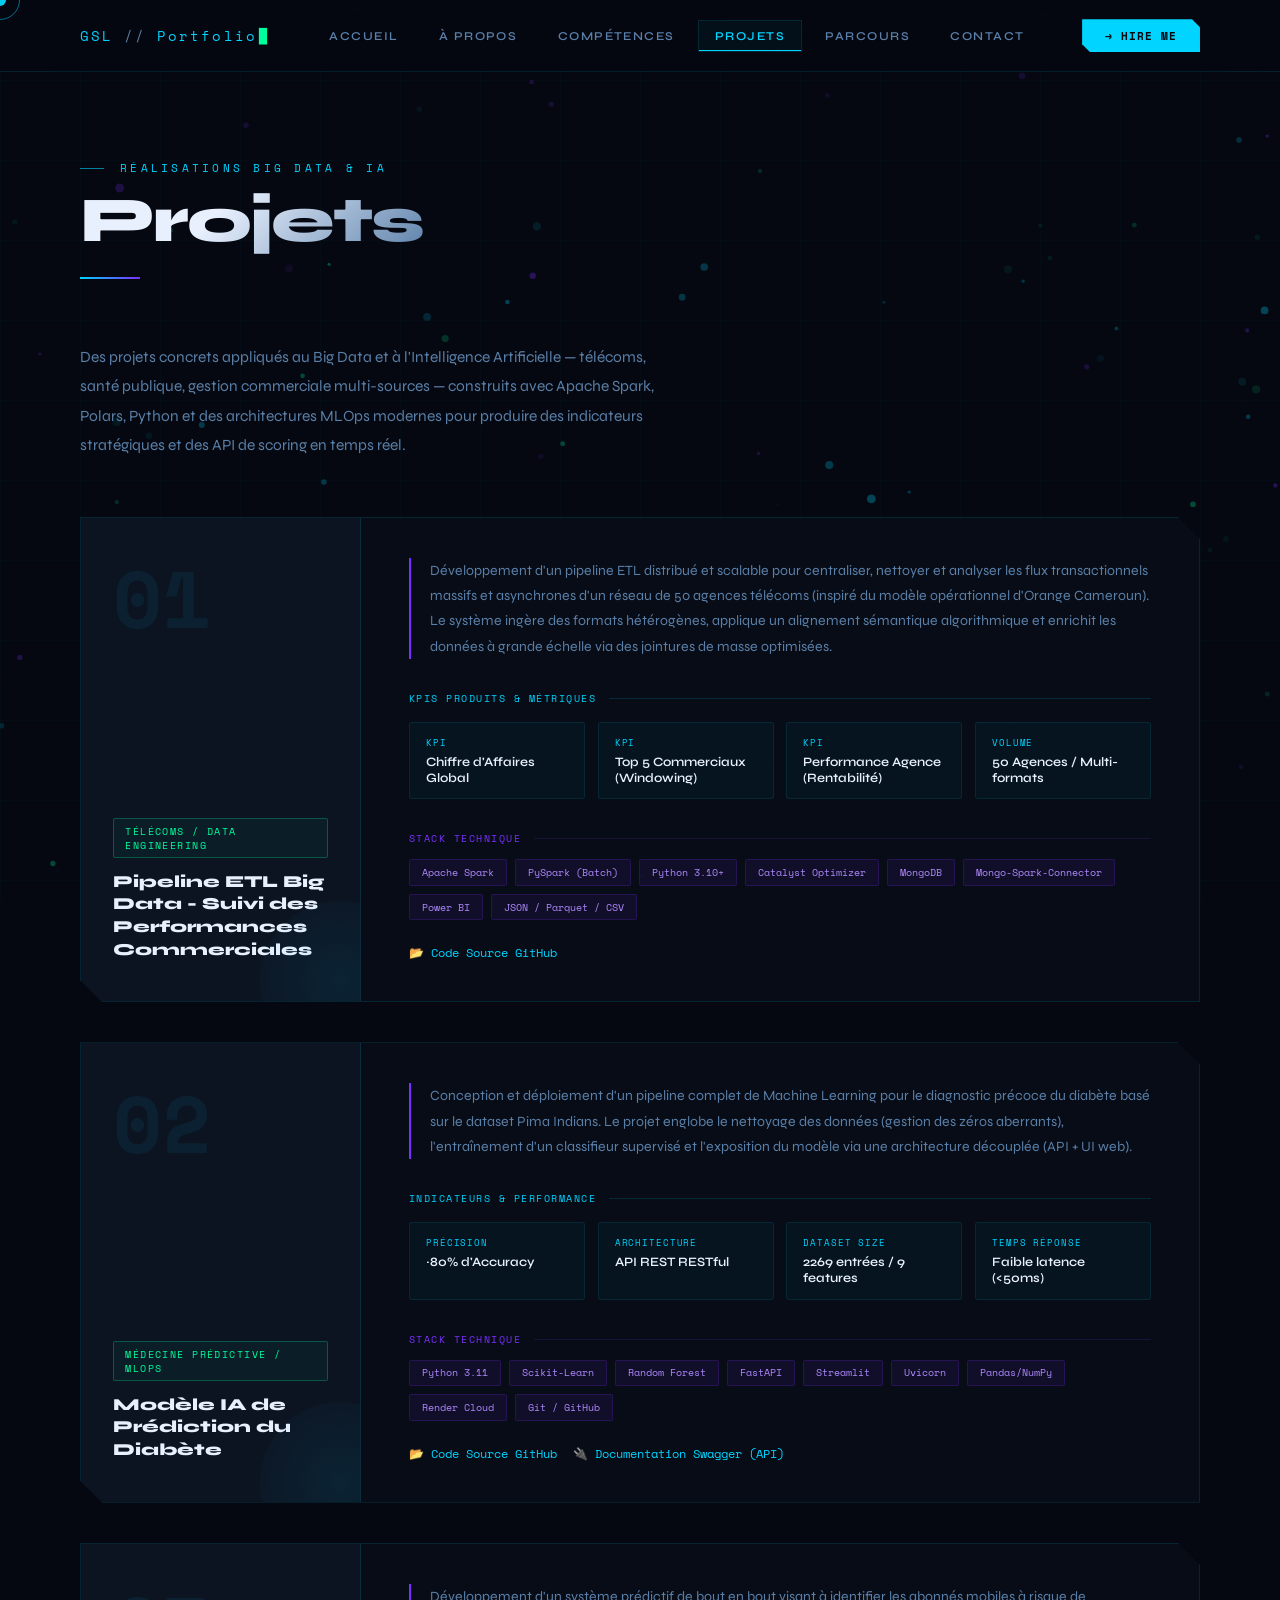
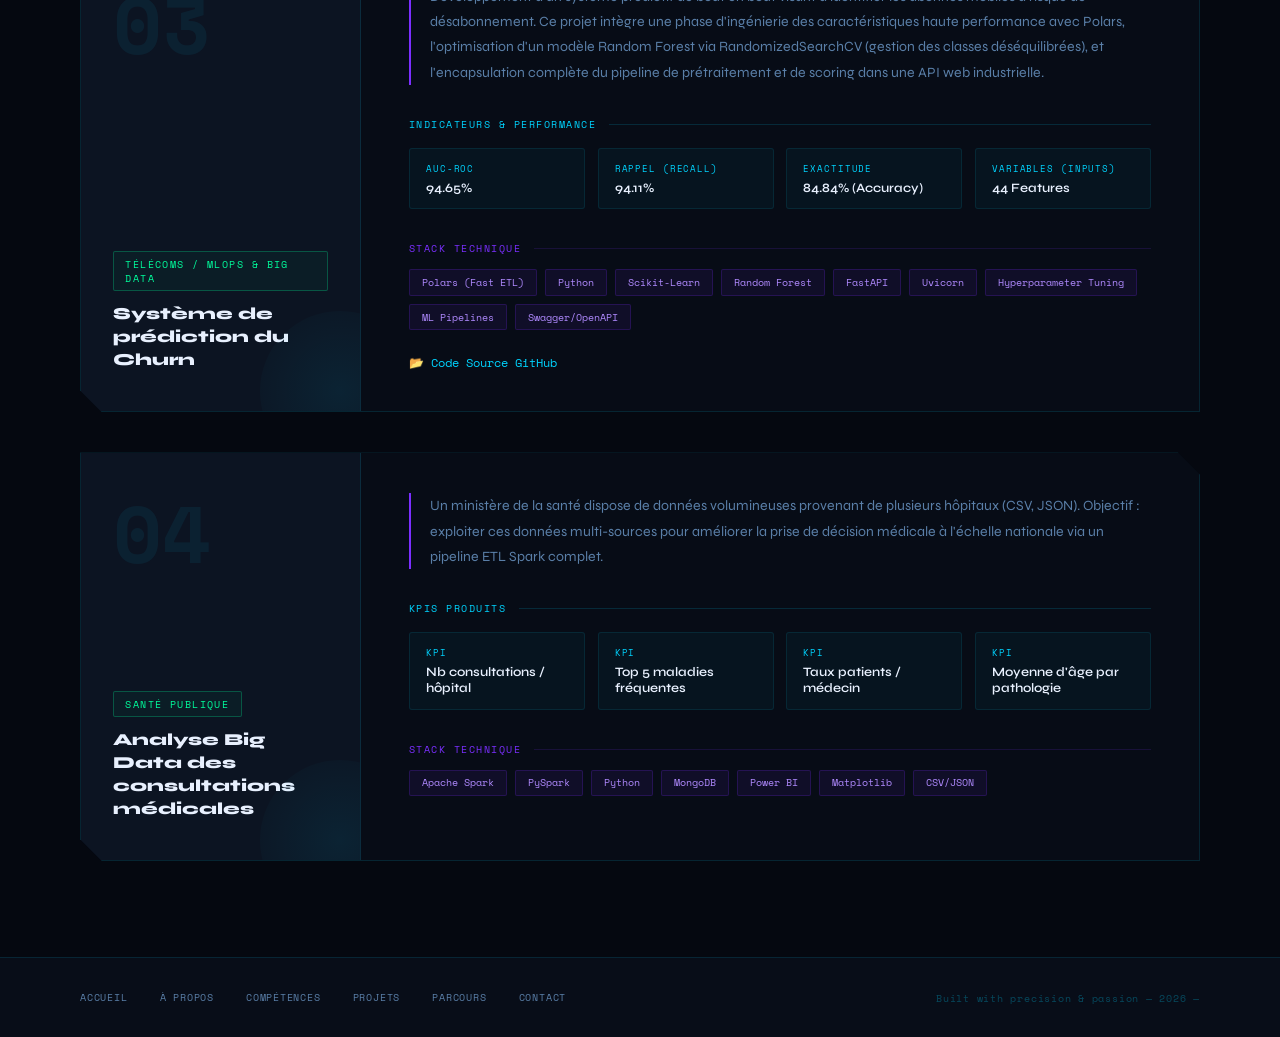
<file: projects.html>
<!DOCTYPE html>
<html lang="fr">
<head>
<meta charset="UTF-8">
<meta name="viewport" content="width=device-width, initial-scale=1.0">
<title>Projets — GEUTUI SAINT LOIC</title>
<link href="https://fonts.googleapis.com/css2?family=Space+Mono:wght@400;700&family=Syne:wght@400;600;700;800&display=swap" rel="stylesheet">
<link rel="stylesheet" href="shared.css">
<style>
.projects-intro { font-size:.97rem; color:var(--muted); line-height:1.9; max-width:600px; margin-bottom:3.5rem; }
.projects-list { display:flex; flex-direction:column; gap:2.5rem; }
.project-card { background:var(--card); border:1px solid var(--border); overflow:hidden; clip-path:polygon(0 0,calc(100% - 22px) 0,100% 22px,100% 100%,22px 100%,0 calc(100% - 22px)); transition:all .4s; position:relative; }
.project-card::before { content:''; position:absolute; top:0; left:0; width:100%; height:3px; background:linear-gradient(90deg,var(--accent),var(--accent2),transparent); opacity:0; transition:opacity .4s; }
.project-card:hover { border-color:rgba(0,212,255,.3); transform:translateY(-5px); box-shadow:0 24px 60px rgba(0,0,0,.4); }
.project-card:hover::before { opacity:1; }
.project-inner { display:grid; grid-template-columns:280px 1fr; }
.project-sidebar { background:var(--bg3); padding:2.5rem 2rem; display:flex; flex-direction:column; border-right:1px solid var(--border); position:relative; overflow:hidden; }
.project-sidebar::after { content:''; position:absolute; bottom:-60px; right:-60px; width:160px; height:160px; border-radius:50%; background:radial-gradient(circle,rgba(0,212,255,.08),transparent); }
.project-num { font-family:'Space Mono',monospace; font-size:5rem; font-weight:700; color:rgba(0,212,255,.07); line-height:1; margin-bottom:auto; }
.project-domain { font-family:'Space Mono',monospace; font-size:.6rem; color:var(--accent3); text-transform:uppercase; letter-spacing:.15em; padding:.3rem .7rem; border:1px solid rgba(0,255,157,.25); display:inline-block; margin-bottom:.8rem; border-radius:2px; background:rgba(0,255,157,.04); }
.project-sidebar-title { font-size:1.05rem; font-weight:800; line-height:1.35; }
.project-body { padding:2.5rem 3rem; }
.project-desc { font-size:.88rem; color:var(--muted); line-height:1.8; margin-bottom:2rem; border-left:2px solid var(--accent2); padding-left:1.2rem; }
.kpis-title { font-family:'Space Mono',monospace; font-size:.62rem; color:var(--accent); text-transform:uppercase; letter-spacing:.15em; margin-bottom:1rem; display:flex; align-items:center; gap:.8rem; }
.kpis-title::after { content:''; flex:1; height:1px; background:rgba(0,212,255,.15); }
.project-kpis { display:grid; grid-template-columns:repeat(4,1fr); gap:.8rem; margin-bottom:2rem; }
.kpi-item { background:rgba(0,212,255,.04); border:1px solid rgba(0,212,255,.1); padding:.8rem 1rem; border-radius:3px; transition:all .3s; }
.kpi-item:hover { background:rgba(0,212,255,.08); border-color:rgba(0,212,255,.25); }
.kpi-label { font-family:'Space Mono',monospace; font-size:.55rem; color:var(--accent); text-transform:uppercase; letter-spacing:.1em; margin-bottom:.3rem; }
.kpi-val { font-size:.8rem; font-weight:600; color:var(--text); }
.stack-title { font-family:'Space Mono',monospace; font-size:.62rem; color:var(--accent2); text-transform:uppercase; letter-spacing:.15em; margin-bottom:.8rem; display:flex; align-items:center; gap:.8rem; }
.stack-title::after { content:''; flex:1; height:1px; background:rgba(123,47,255,.15); }
.project-stack { display:flex; flex-wrap:wrap; gap:.5rem; margin-bottom: 1.5rem; }
.project-links { display: flex; gap: 1rem; font-family: 'Space Mono', monospace; font-size: 0.75rem; }
.project-link { color: var(--accent); text-decoration: none; display: flex; align-items: center; gap: 0.4rem; transition: color 0.3s; }
.project-link:hover { color: var(--text); }

@media(max-width:1024px) { .project-inner{grid-template-columns:1fr;} .project-sidebar{display:none;} .project-kpis{grid-template-columns:repeat(2,1fr);} .project-body{padding:2rem;} }
</style>
</head>
<body>
<div id="cursor"></div>
<div id="cursor-ring"></div>
<div id="scroll-progress"></div>
<canvas id="bg-canvas"></canvas>
<div class="grid-overlay"></div>

<nav id="navbar">
  <a href="index.html" class="nav-logo">GSL<span style="color:var(--muted)"> // </span>Portfolio</a>
  <div class="nav-links">
    <a href="index.html">Accueil</a>
    <a href="about.html">À propos</a>
    <a href="skills.html">Compétences</a>
    <a href="projects.html" class="active">Projets</a>
    <a href="parcours.html">Parcours</a>
    <a href="contact.html">Contact</a>
  </div>
  <a href="mailto:geutuiloic@gmail.com" class="nav-cta">→ Hire me</a>
</nav>

<div class="page-header">
  <div class="page-header-label">Réalisations Big Data & IA</div>
  <h1 class="page-header-title"><span class="grad">Projets</span></h1>
  <div class="page-header-line"></div>
</div>

<main>
  <p class="projects-intro reveal">Des projets concrets appliqués au Big Data et à l'Intelligence Artificielle — télécoms, santé publique, gestion commerciale multi-sources — construits avec Apache Spark, Polars, Python et des architectures MLOps modernes pour produire des indicateurs stratégiques et des API de scoring en temps réel.</p>

  <div class="projects-list">


    <!-- PROJET 01 -->
    <div class="project-card reveal">
      <div class="project-inner">
        <div class="project-sidebar">
          <div class="project-num">01</div>
          <div>
            <div class="project-domain">Télécoms / Data Engineering</div>
            <div class="project-sidebar-title">Pipeline ETL Big Data - Suivi des Performances Commerciales</div>
          </div>
        </div>
        <div class="project-body">
          <p class="project-desc">Développement d'un pipeline ETL distribué et scalable pour centraliser, nettoyer et analyser les flux transactionnels massifs et asynchrones d'un réseau de 50 agences télécoms (inspiré du modèle opérationnel d'Orange Cameroun). Le système ingère des formats hétérogènes, applique un alignement sémantique algorithmique et enrichit les données à grande échelle via des jointures de masse optimisées.</p>
          
          <div class="kpis-title">KPIs produits & Métriques</div>
          <div class="project-kpis">
            <div class="kpi-item"><div class="kpi-label">KPI</div><div class="kpi-val">Chiffre d'Affaires Global</div></div>
            <div class="kpi-item"><div class="kpi-label">KPI</div><div class="kpi-val">Top 5 Commerciaux (Windowing)</div></div>
            <div class="kpi-item"><div class="kpi-label">KPI</div><div class="kpi-val">Performance Agence (Rentabilité)</div></div>
            <div class="kpi-item"><div class="kpi-label">Volume</div><div class="kpi-val">50 Agences / Multi-formats</div></div>
          </div>
          
          <div class="stack-title">Stack technique</div>
          <div class="project-stack">
            <span class="stack-tag">Apache Spark</span><span class="stack-tag">PySpark (Batch)</span><span class="stack-tag">Python 3.10+</span>
            <span class="stack-tag">Catalyst Optimizer</span><span class="stack-tag">MongoDB</span><span class="stack-tag">Mongo-Spark-Connector</span>
            <span class="stack-tag">Power BI</span><span class="stack-tag">JSON / Parquet / CSV</span>
          </div>

          <div class="project-links">
            <a href="https://github.com/STL-dataCorp/big-data-commercial-pipeline.git" target="_blank" class="project-link">📂 Code Source GitHub</a>
          </div>
        </div>
      </div>
    </div>

    <!-- PROJET 02 -->
    <div class="project-card reveal">
      <div class="project-inner">
        <div class="project-sidebar">
          <div class="project-num">02</div>
          <div>
            <div class="project-domain">Médecine Prédictive / MLOps</div>
            <div class="project-sidebar-title">Modèle IA de Prédiction du Diabète</div>
          </div>
        </div>
        <div class="project-body">
          <p class="project-desc">Conception et déploiement d'un pipeline complet de Machine Learning pour le diagnostic précoce du diabète basé sur le dataset Pima Indians. Le projet englobe le nettoyage des données (gestion des zéros aberrants), l'entraînement d'un classifieur supervisé et l'exposition du modèle via une architecture découplée (API + UI web).</p>
          <div class="kpis-title">Indicateurs & Performance</div>
          <div class="project-kpis">
            <div class="kpi-item"><div class="kpi-label">Précision</div><div class="kpi-val">~80% d'Accuracy</div></div>
            <div class="kpi-item"><div class="kpi-label">Architecture</div><div class="kpi-val">API REST RESTful</div></div>
            <div class="kpi-item"><div class="kpi-label">Dataset Size</div><div class="kpi-val">2269 entrées / 9 features</div></div>
            <div class="kpi-item"><div class="kpi-label">Temps Réponse</div><div class="kpi-val">Faible latence (&lt;50ms)</div></div>
          </div>
          <div class="stack-title">Stack technique</div>
          <div class="project-stack">
            <span class="stack-tag">Python 3.11</span><span class="stack-tag">Scikit-Learn</span><span class="stack-tag">Random Forest</span>
            <span class="stack-tag">FastAPI</span><span class="stack-tag">Streamlit</span><span class="stack-tag">Uvicorn</span><span class="stack-tag">Pandas/NumPy</span>
            <span class="stack-tag">Render Cloud</span><span class="stack-tag">Git / GitHub</span>
          </div>
          <div class="project-links">
            <a href="https://github.com/STL-dataCorp/Diabetes_Prediction_AI" target="_blank" class="project-link">📂 Code Source GitHub</a>
            <a href="https://diabetes-prediction-ai-zaay.onrender.com/docs" target="_blank" class="project-link">🔌 Documentation Swagger (API)</a>
          </div>
        </div>
      </div>
    </div>

    <!-- PROJET 03 -->
    <div class="project-card reveal">
      <div class="project-inner">
        <div class="project-sidebar">
          <div class="project-num">03</div>
          <div>
            <div class="project-domain">Télécoms / MLOps & Big Data</div>
            <div class="project-sidebar-title">Système de prédiction du Churn</div>
          </div>
        </div>
        <div class="project-body">
          <p class="project-desc">Développement d'un système prédictif de bout en bout visant à identifier les abonnés mobiles à risque de désabonnement. Ce projet intègre une phase d'ingénierie des caractéristiques haute performance avec Polars, l'optimisation d'un modèle Random Forest via RandomizedSearchCV (gestion des classes déséquilibrées), et l'encapsulation complète du pipeline de prétraitement et de scoring dans une API web industrielle.</p>
          <div class="kpis-title">Indicateurs & Performance</div>
          <div class="project-kpis">
            <div class="kpi-item"><div class="kpi-label">AUC-ROC</div><div class="kpi-val">94.65%</div></div>
            <div class="kpi-item"><div class="kpi-label">Rappel (Recall)</div><div class="kpi-val">94.11%</div></div>
            <div class="kpi-item"><div class="kpi-label">Exactitude</div><div class="kpi-val">84.84% (Accuracy)</div></div>
            <div class="kpi-item"><div class="kpi-label">Variables (Inputs)</div><div class="kpi-val">44 Features</div></div>
          </div>
          <div class="stack-title">Stack technique</div>
          <div class="project-stack">
            <span class="stack-tag">Polars (Fast ETL)</span><span class="stack-tag">Python</span><span class="stack-tag">Scikit-Learn</span>
            <span class="stack-tag">Random Forest</span><span class="stack-tag">FastAPI</span><span class="stack-tag">Uvicorn</span>
            <span class="stack-tag">Hyperparameter Tuning</span><span class="stack-tag">ML Pipelines</span><span class="stack-tag">Swagger/OpenAPI</span>
          </div>
          <div class="project-links">
            <a href="https://github.com/STL-dataCorp" target="_blank" class="project-link">📂 Code Source GitHub</a>
          </div>
        </div>
      </div>
    </div>


    <div class="project-card reveal">
      <div class="project-inner">
        <div class="project-sidebar">

          <!-- PROJET 04 -->
          <div class="project-num">04</div>
          <div>
            <div class="project-domain">Santé Publique</div>
            <div class="project-sidebar-title">Analyse Big Data des consultations médicales</div>
          </div>
        </div>
        <div class="project-body">
          <p class="project-desc">Un ministère de la santé dispose de données volumineuses provenant de plusieurs hôpitaux (CSV, JSON). Objectif : exploiter ces données multi-sources pour améliorer la prise de décision médicale à l'échelle nationale via un pipeline ETL Spark complet.</p>
          <div class="kpis-title">KPIs produits</div>
          <div class="project-kpis">
            <div class="kpi-item"><div class="kpi-label">KPI</div><div class="kpi-val">Nb consultations / hôpital</div></div>
            <div class="kpi-item"><div class="kpi-label">KPI</div><div class="kpi-val">Top 5 maladies fréquentes</div></div>
            <div class="kpi-item"><div class="kpi-label">KPI</div><div class="kpi-val">Taux patients / médecin</div></div>
            <div class="kpi-item"><div class="kpi-label">KPI</div><div class="kpi-val">Moyenne d'âge par pathologie</div></div>
          </div>
          <div class="stack-title">Stack technique</div>
          <div class="project-stack">
            <span class="stack-tag">Apache Spark</span><span class="stack-tag">PySpark</span><span class="stack-tag">Python</span>
            <span class="stack-tag">MongoDB</span><span class="stack-tag">Power BI</span><span class="stack-tag">Matplotlib</span><span class="stack-tag">CSV/JSON</span>
          </div>
        </div>
      </div>
    </div>

  </div>
</main>

<footer>
  <div class="footer-links">
    <a href="index.html">Accueil</a><a href="about.html">À propos</a><a href="skills.html">Compétences</a>
    <a href="projects.html">Projets</a><a href="parcours.html">Parcours</a><a href="contact.html">Contact</a>
  </div>
  <div class="footer-copy">Built with precision & passion — 2026 —</div>
</footer>
<script src="shared.js"></script>
</body>
</html>
</file>
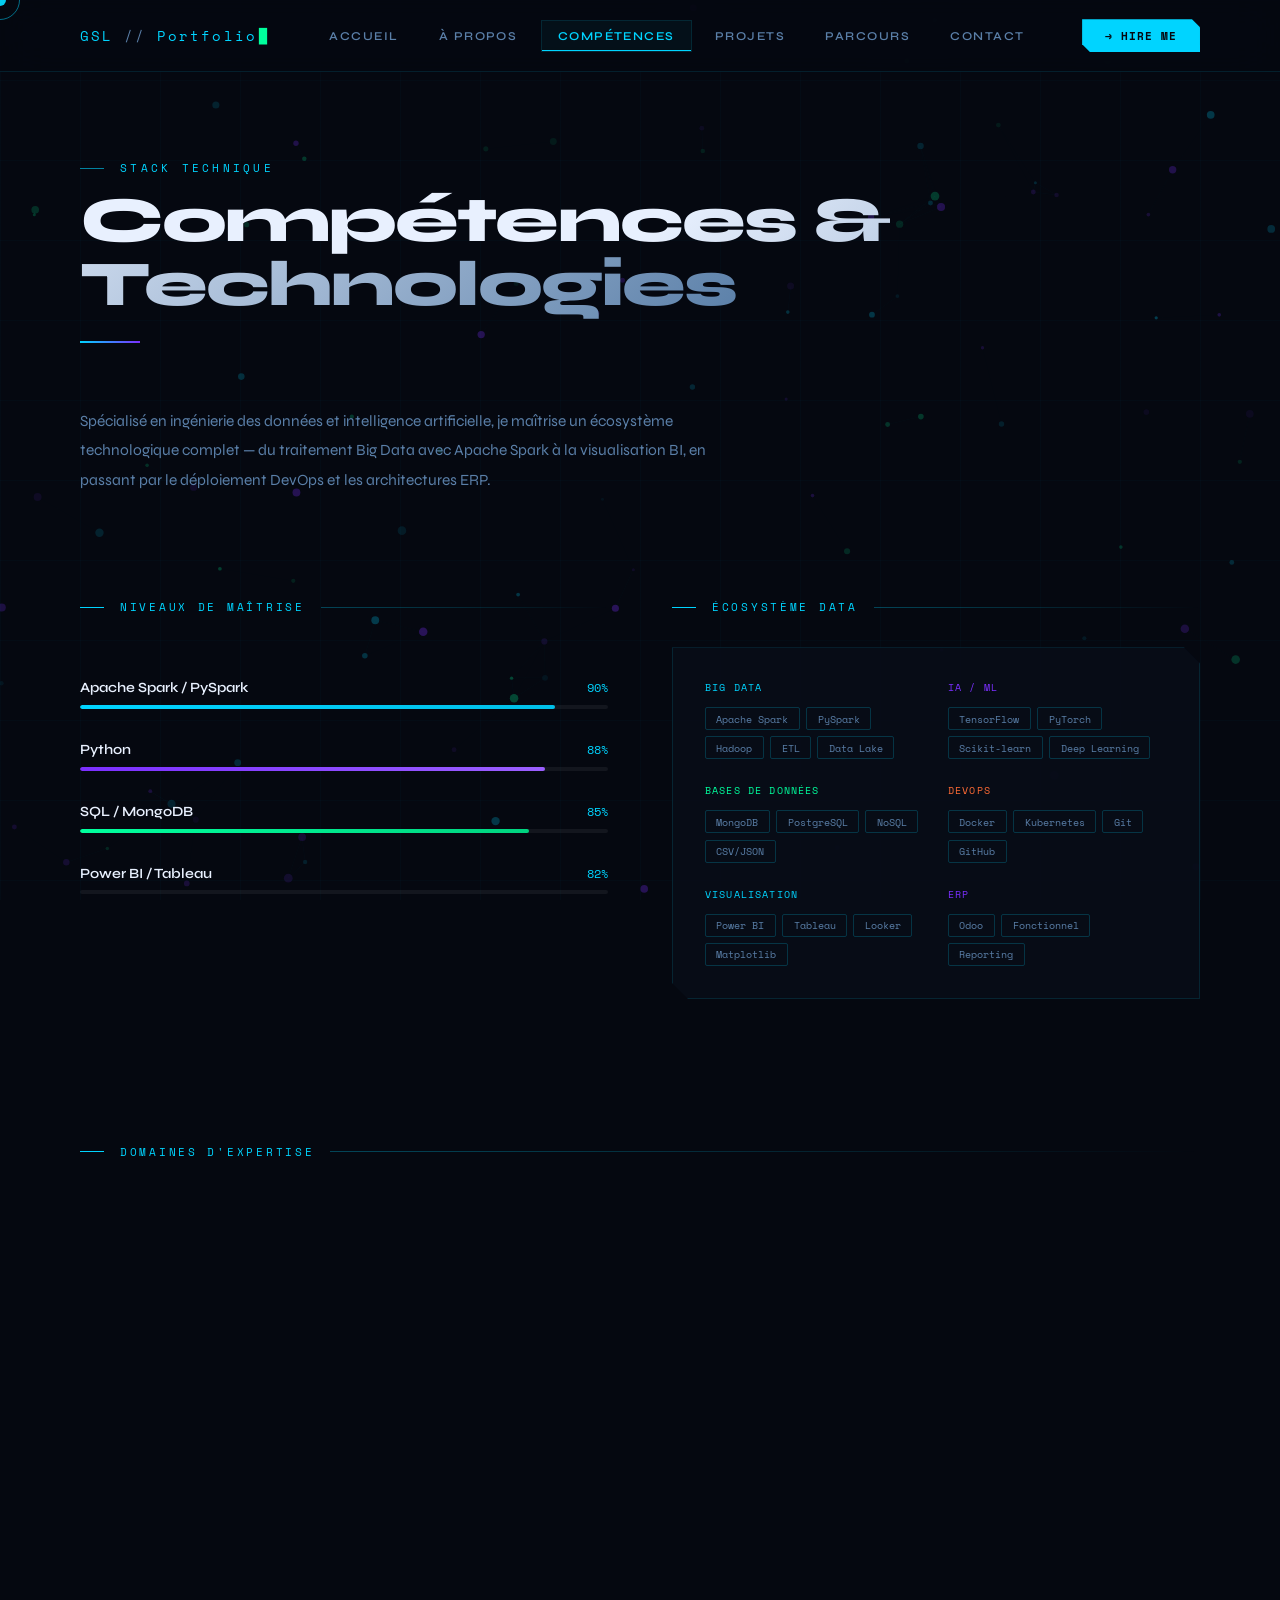
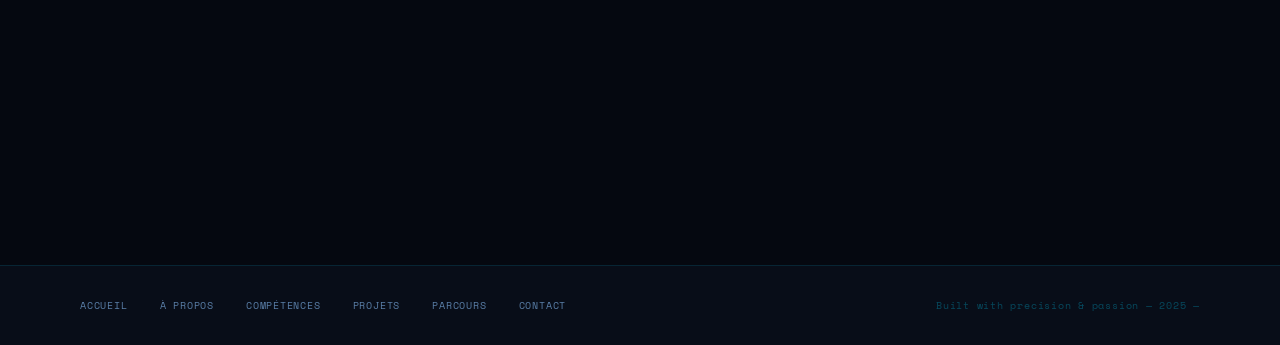
<file: skills.html>
<!DOCTYPE html>
<html lang="fr">
<head>
<meta charset="UTF-8">
<meta name="viewport" content="width=device-width, initial-scale=1.0">
<title>Compétences — GEUTUI SAINT LOIC</title>
<link href="https://fonts.googleapis.com/css2?family=Space+Mono:wght@400;700&family=Syne:wght@400;600;700;800&display=swap" rel="stylesheet">
<link rel="stylesheet" href="shared.css">
<style>
.skills-intro { font-size:.97rem; color:var(--muted); line-height:1.9; max-width:640px; margin-bottom:3.5rem; }
.skills-grid-top { display:grid; grid-template-columns:1fr 1fr; gap:4rem; margin-bottom:4rem; }
.skill-bars-panel { display:flex; flex-direction:column; gap:2rem; }
.skill-item-row { display:flex; flex-direction:column; gap:.55rem; }
.skill-item-header { display:flex; justify-content:space-between; align-items:center; }
.skill-item-name { font-size:.88rem; font-weight:600; }
.skill-item-pct { font-family:'Space Mono',monospace; font-size:.72rem; color:var(--accent); }
.skill-item-bar { height:4px; background:rgba(255,255,255,.06); border-radius:2px; overflow:hidden; }
.skill-item-fill { height:100%; border-radius:2px; width:0%; transition:width 1.4s .3s cubic-bezier(.4,0,.2,1); }

.skill-cats-grid { display:grid; grid-template-columns:repeat(auto-fill,minmax(260px,1fr)); gap:1.5rem; }
.skill-cat-card { background:var(--card); border:1px solid var(--border); padding:1.8rem; clip-path:polygon(0 0,calc(100% - 12px) 0,100% 12px,100% 100%,12px 100%,0 calc(100% - 12px)); transition:all .35s; position:relative; overflow:hidden; }
.skill-cat-card::before { content:''; position:absolute; top:0; left:0; width:3px; height:100%; background:var(--accent); opacity:0; transition:opacity .3s; }
.skill-cat-card:hover { border-color:rgba(0,212,255,.4); transform:translateY(-5px); box-shadow:0 16px 40px rgba(0,0,0,.3); }
.skill-cat-card:hover::before { opacity:1; }
.skill-cat-icon { font-size:1.8rem; margin-bottom:1rem; }
.skill-cat-label { font-family:'Space Mono',monospace; font-size:.62rem; color:var(--accent); text-transform:uppercase; letter-spacing:.15em; margin-bottom:.4rem; }
.skill-cat-name { font-size:1rem; font-weight:700; margin-bottom:.3rem; }
.skill-cat-sub { font-size:.78rem; color:var(--muted); margin-bottom:1.2rem; }
.skill-cat-bar-bg { height:3px; background:rgba(255,255,255,.06); border-radius:2px; overflow:hidden; margin-bottom:1rem; }
.skill-cat-bar-fill { height:100%; background:linear-gradient(90deg,var(--accent),var(--accent2)); border-radius:2px; width:0%; transition:width 1.2s .2s cubic-bezier(.4,0,.2,1); }
.skill-tags-row { display:flex; flex-wrap:wrap; gap:.4rem; }

.divider-label { font-family:'Space Mono',monospace; font-size:.68rem; color:var(--accent); letter-spacing:.25em; text-transform:uppercase; margin:3rem 0 2rem; display:flex; align-items:center; gap:1rem; }
.divider-label::before { content:''; width:24px; height:1px; background:var(--accent); }
.divider-label::after { content:''; flex:1; height:1px; background:linear-gradient(90deg,rgba(0,212,255,.3),transparent); }

@media(max-width:1024px) { .skills-grid-top{grid-template-columns:1fr;gap:2rem;} }
</style>
</head>
<body>
<div id="cursor"></div>
<div id="cursor-ring"></div>
<div id="scroll-progress"></div>
<canvas id="bg-canvas"></canvas>
<div class="grid-overlay"></div>

<nav id="navbar">
  <a href="index.html" class="nav-logo">GSL<span style="color:var(--muted)"> // </span>Portfolio</a>
  <div class="nav-links">
    <a href="index.html">Accueil</a>
    <a href="about.html">À propos</a>
    <a href="skills.html" class="active">Compétences</a>
    <a href="projects.html">Projets</a>
    <a href="parcours.html">Parcours</a>
    <a href="contact.html">Contact</a>
  </div>
  <a href="mailto:geutuiloic@gmail.com" class="nav-cta">→ Hire me</a>
</nav>

<div class="page-header">
  <div class="page-header-label">Stack technique</div>
  <h1 class="page-header-title"><span class="grad">Compétences & Technologies</span></h1>
  <div class="page-header-line"></div>
</div>

<main>
  <p class="skills-intro reveal">Spécialisé en ingénierie des données et intelligence artificielle, je maîtrise un écosystème technologique complet — du traitement Big Data avec Apache Spark à la visualisation BI, en passant par le déploiement DevOps et les architectures ERP.</p>

  <div class="skills-grid-top">
    <div class="skill-bars-panel">
      <div class="divider-label">Niveaux de maîtrise</div>
      <div class="skill-item-row reveal">
        <div class="skill-item-header"><span class="skill-item-name">Apache Spark / PySpark</span><span class="skill-item-pct">90%</span></div>
        <div class="skill-item-bar"><div class="skill-item-fill" data-width="90%" style="background:linear-gradient(90deg,#00d4ff,#00bfe8)"></div></div>
      </div>
      <div class="skill-item-row reveal">
        <div class="skill-item-header"><span class="skill-item-name">Python</span><span class="skill-item-pct">88%</span></div>
        <div class="skill-item-bar"><div class="skill-item-fill" data-width="88%" style="background:linear-gradient(90deg,#7b2fff,#9b5fff)"></div></div>
      </div>
      <div class="skill-item-row reveal">
        <div class="skill-item-header"><span class="skill-item-name">SQL / MongoDB</span><span class="skill-item-pct">85%</span></div>
        <div class="skill-item-bar"><div class="skill-item-fill" data-width="85%" style="background:linear-gradient(90deg,#00ff9d,#00d480)"></div></div>
      </div>
      <div class="skill-item-row reveal">
        <div class="skill-item-header"><span class="skill-item-name">Power BI / Tableau</span><span class="skill-item-pct">82%</span></div>
        <div class="skill-item-bar"><div class="skill-item-fill" data-width="82%" style="background:linear-gradient(90deg,#ff6b35,#ff8c5e)"></div></div>
      </div>
      <div class="skill-item-row reveal">
        <div class="skill-item-header"><span class="skill-item-name">TensorFlow / PyTorch</span><span class="skill-item-pct">78%</span></div>
        <div class="skill-item-bar"><div class="skill-item-fill" data-width="78%" style="background:linear-gradient(90deg,#7b2fff,#00d4ff)"></div></div>
      </div>
      <div class="skill-item-row reveal">
        <div class="skill-item-header"><span class="skill-item-name">Docker / Kubernetes</span><span class="skill-item-pct">70%</span></div>
        <div class="skill-item-bar"><div class="skill-item-fill" data-width="70%" style="background:linear-gradient(90deg,#00d4ff,#7b2fff)"></div></div>
      </div>
      <div class="skill-item-row reveal">
        <div class="skill-item-header"><span class="skill-item-name">Odoo ERP</span><span class="skill-item-pct">80%</span></div>
        <div class="skill-item-bar"><div class="skill-item-fill" data-width="80%" style="background:linear-gradient(90deg,#00ff9d,#7b2fff)"></div></div>
      </div>
    </div>

    <div>
      <div class="divider-label">Écosystème data</div>
      <div style="background:var(--card);border:1px solid var(--border);padding:2rem;clip-path:polygon(0 0,calc(100% - 16px) 0,100% 16px,100% 100%,16px 100%,0 calc(100% - 16px));" class="reveal-right">
        <div style="display:grid;grid-template-columns:1fr 1fr;gap:1.5rem;">
          <div>
            <div style="font-family:'Space Mono',monospace;font-size:.6rem;color:var(--accent);text-transform:uppercase;letter-spacing:.12em;margin-bottom:.8rem;">Big Data</div>
            <div style="display:flex;flex-wrap:wrap;gap:.4rem;">
              <span class="tag">Apache Spark</span><span class="tag">PySpark</span><span class="tag">Hadoop</span><span class="tag">ETL</span><span class="tag">Data Lake</span>
            </div>
          </div>
          <div>
            <div style="font-family:'Space Mono',monospace;font-size:.6rem;color:var(--accent2);text-transform:uppercase;letter-spacing:.12em;margin-bottom:.8rem;">IA / ML</div>
            <div style="display:flex;flex-wrap:wrap;gap:.4rem;">
              <span class="tag">TensorFlow</span><span class="tag">PyTorch</span><span class="tag">Scikit-learn</span><span class="tag">Deep Learning</span>
            </div>
          </div>
          <div>
            <div style="font-family:'Space Mono',monospace;font-size:.6rem;color:var(--accent3);text-transform:uppercase;letter-spacing:.12em;margin-bottom:.8rem;">Bases de données</div>
            <div style="display:flex;flex-wrap:wrap;gap:.4rem;">
              <span class="tag">MongoDB</span><span class="tag">PostgreSQL</span><span class="tag">NoSQL</span><span class="tag">CSV/JSON</span>
            </div>
          </div>
          <div>
            <div style="font-family:'Space Mono',monospace;font-size:.6rem;color:var(--accent4);text-transform:uppercase;letter-spacing:.12em;margin-bottom:.8rem;">DevOps</div>
            <div style="display:flex;flex-wrap:wrap;gap:.4rem;">
              <span class="tag">Docker</span><span class="tag">Kubernetes</span><span class="tag">Git</span><span class="tag">GitHub</span>
            </div>
          </div>
          <div>
            <div style="font-family:'Space Mono',monospace;font-size:.6rem;color:var(--accent);text-transform:uppercase;letter-spacing:.12em;margin-bottom:.8rem;">Visualisation</div>
            <div style="display:flex;flex-wrap:wrap;gap:.4rem;">
              <span class="tag">Power BI</span><span class="tag">Tableau</span><span class="tag">Looker</span><span class="tag">Matplotlib</span>
            </div>
          </div>
          <div>
            <div style="font-family:'Space Mono',monospace;font-size:.6rem;color:var(--accent2);text-transform:uppercase;letter-spacing:.12em;margin-bottom:.8rem;">ERP</div>
            <div style="display:flex;flex-wrap:wrap;gap:.4rem;">
              <span class="tag">Odoo</span><span class="tag">Fonctionnel</span><span class="tag">Reporting</span>
            </div>
          </div>
        </div>
      </div>
    </div>
  </div>

  <div class="divider-label">Domaines d'expertise</div>
  <div class="skill-cats-grid">
    <div class="skill-cat-card reveal"><div class="skill-cat-icon">⚙️</div><div class="skill-cat-label">Data Engineering</div><div class="skill-cat-name">Traitement & Pipelines</div><div class="skill-cat-sub">Construction de pipelines ETL robustes et scalables</div><div class="skill-cat-bar-bg"><div class="skill-cat-bar-fill" data-width="88%"></div></div><div class="skill-tags-row"><span class="tag">Apache Spark</span><span class="tag">PySpark</span><span class="tag">Python</span><span class="tag">SQL</span><span class="tag">ETL</span></div></div>
    <div class="skill-cat-card reveal"><div class="skill-cat-icon">🤖</div><div class="skill-cat-label">Machine Learning</div><div class="skill-cat-name">IA & Modélisation</div><div class="skill-cat-sub">Développement et entraînement de modèles IA</div><div class="skill-cat-bar-bg"><div class="skill-cat-bar-fill" data-width="78%"></div></div><div class="skill-tags-row"><span class="tag">TensorFlow</span><span class="tag">PyTorch</span><span class="tag">Scikit-learn</span><span class="tag">Deep Learning</span></div></div>
    <div class="skill-cat-card reveal"><div class="skill-cat-icon">📊</div><div class="skill-cat-label">Visualisation</div><div class="skill-cat-name">BI & Dashboards</div><div class="skill-cat-sub">Création de tableaux de bord KPIs interactifs</div><div class="skill-cat-bar-bg"><div class="skill-cat-bar-fill" data-width="82%"></div></div><div class="skill-tags-row"><span class="tag">Power BI</span><span class="tag">Tableau</span><span class="tag">Looker</span><span class="tag">Matplotlib</span></div></div>
    <div class="skill-cat-card reveal"><div class="skill-cat-icon">🗄️</div><div class="skill-cat-label">Stockage & BDD</div><div class="skill-cat-name">Bases de données</div><div class="skill-cat-sub">Architecture NoSQL et relationnelle</div><div class="skill-cat-bar-bg"><div class="skill-cat-bar-fill" data-width="85%"></div></div><div class="skill-tags-row"><span class="tag">MongoDB</span><span class="tag">PostgreSQL</span><span class="tag">Data Lake</span><span class="tag">NoSQL</span></div></div>
    <div class="skill-cat-card reveal"><div class="skill-cat-icon">🐳</div><div class="skill-cat-label">DevOps & Cloud</div><div class="skill-cat-name">Infrastructure</div><div class="skill-cat-sub">Containerisation et déploiement d'applications</div><div class="skill-cat-bar-bg"><div class="skill-cat-bar-fill" data-width="70%"></div></div><div class="skill-tags-row"><span class="tag">Docker</span><span class="tag">Kubernetes</span><span class="tag">Git / GitHub</span></div></div>
    <div class="skill-cat-card reveal"><div class="skill-cat-icon">🔗</div><div class="skill-cat-label">ERP & Gestion</div><div class="skill-cat-name">Systèmes métier</div><div class="skill-cat-sub">Intégration ERP et gestion d'entreprise</div><div class="skill-cat-bar-bg"><div class="skill-cat-bar-fill" data-width="80%"></div></div><div class="skill-tags-row"><span class="tag">Odoo</span><span class="tag">ERP Fonctionnel</span><span class="tag">Reporting</span></div></div>
  </div>
</main>

<footer>
  <div class="footer-links">
    <a href="index.html">Accueil</a><a href="about.html">À propos</a><a href="skills.html">Compétences</a>
    <a href="projects.html">Projets</a><a href="parcours.html">Parcours</a><a href="contact.html">Contact</a>
  </div>
  <div class="footer-copy">Built with precision & passion — 2025 —</div>
</footer>
<script src="shared.js"></script>
</body>
</html>
</file>
<file: shared.css>
:root {
  --bg: #050810;
  --bg2: #080d18;
  --bg3: #0c1422;
  --accent: #00d4ff;
  --accent2: #7b2fff;
  --accent3: #00ff9d;
  --accent4: #ff6b35;
  --text: #e8f0fe;
  --muted: #5a7fa8;
  --border: rgba(0,212,255,0.12);
  --card: rgba(8,13,24,0.95);
}

*, *::before, *::after { margin:0; padding:0; box-sizing:border-box; }
html { scroll-behavior: smooth; }
body {
  background: var(--bg);
  color: var(--text);
  font-family: 'Syne', sans-serif;
  overflow-x: hidden;
  cursor: none;
  min-height: 100vh;
  display: flex;
  flex-direction: column;
}

/* CURSOR */
#cursor { position:fixed; width:12px; height:12px; background:var(--accent); border-radius:50%; pointer-events:none; z-index:9999; transform:translate(-50%,-50%); mix-blend-mode:difference; transition:width .3s,height .3s,background .3s; }
#cursor-ring { position:fixed; width:40px; height:40px; border:1px solid rgba(0,212,255,0.5); border-radius:50%; pointer-events:none; z-index:9998; transform:translate(-50%,-50%); transition:width .4s,height .4s,border-color .3s; }
body:has(a:hover) #cursor, body:has(button:hover) #cursor { width:20px; height:20px; }
body:has(a:hover) #cursor-ring, body:has(button:hover) #cursor-ring { width:60px; height:60px; border-color:rgba(0,255,157,0.5); }

/* CANVAS */
#bg-canvas { position:fixed; inset:0; z-index:0; pointer-events:none; }
.grid-overlay { position:fixed; inset:0; background-image:linear-gradient(rgba(0,212,255,0.022) 1px,transparent 1px),linear-gradient(90deg,rgba(0,212,255,0.022) 1px,transparent 1px); background-size:80px 80px; pointer-events:none; z-index:0; }

/* SCROLL PROGRESS */
#scroll-progress { position:fixed; top:0; left:0; height:2px; background:linear-gradient(90deg,var(--accent),var(--accent2),var(--accent3)); z-index:9997; width:0%; transition:width .1s; }

/* NAV */
nav { position:fixed; top:0; left:0; right:0; display:flex; align-items:center; justify-content:space-between; padding:1.2rem 5rem; background:rgba(5,8,16,0.85); backdrop-filter:blur(24px) saturate(180%); border-bottom:1px solid var(--border); z-index:1000; transition:padding .3s; }
nav.scrolled { padding:.8rem 5rem; }
.nav-logo { font-family:'Space Mono',monospace; font-size:.85rem; color:var(--accent); letter-spacing:.15em; text-decoration:none; position:relative; }
.nav-logo::after { content:'▊'; animation:cursor-blink 1s infinite; margin-left:2px; color:var(--accent3); }
@keyframes cursor-blink { 0%,100%{opacity:1} 50%{opacity:0} }
.nav-links { display:flex; gap:.4rem; }
.nav-links a { text-decoration:none; color:var(--muted); font-size:.75rem; letter-spacing:.12em; text-transform:uppercase; font-weight:600; padding:.5rem 1rem; border:1px solid transparent; transition:all .3s; position:relative; }
.nav-links a::after { content:''; position:absolute; bottom:0; left:0; width:0; height:1px; background:var(--accent); transition:width .3s; }
.nav-links a:hover { color:var(--accent); }
.nav-links a:hover::after, .nav-links a.active::after { width:100%; }
.nav-links a.active { color:var(--accent); border-color:var(--border); background:rgba(0,212,255,0.04); }
.nav-cta { font-family:'Space Mono',monospace; font-size:.7rem; color:var(--bg); background:var(--accent); padding:.5rem 1.4rem; letter-spacing:.1em; text-transform:uppercase; text-decoration:none; font-weight:700; clip-path:polygon(0 0,calc(100% - 8px) 0,100% 8px,100% 100%,8px 100%,0 calc(100% - 8px)); transition:all .3s; }
.nav-cta:hover { background:var(--accent3); transform:translateY(-1px); }

/* PAGE HEADER */
.page-header { padding: 10rem 5rem 4rem; position:relative; z-index:1; }
.page-header-label { font-family:'Space Mono',monospace; font-size:.68rem; color:var(--accent); letter-spacing:.3em; text-transform:uppercase; margin-bottom:.8rem; display:flex; align-items:center; gap:1rem; }
.page-header-label::before { content:''; width:24px; height:1px; background:var(--accent); opacity:.6; }
.page-header-title { font-size:clamp(2.5rem,5vw,4rem); font-weight:800; line-height:1; letter-spacing:-.03em; }
.page-header-title .grad { background:linear-gradient(135deg,var(--text) 40%,var(--muted) 100%); -webkit-background-clip:text; -webkit-text-fill-color:transparent; background-clip:text; }
.page-header-line { width:60px; height:2px; background:linear-gradient(90deg,var(--accent),var(--accent2)); margin-top:1.5rem; }

/* MAIN */
main { flex:1; position:relative; z-index:1; padding:0 5rem 6rem; }

/* FOOTER */
footer { border-top:1px solid var(--border); padding:2rem 5rem; display:flex; justify-content:space-between; align-items:center; position:relative; z-index:1; background:var(--bg2); }
.footer-links { display:flex; gap:2rem; }
.footer-links a { font-family:'Space Mono',monospace; font-size:.62rem; color:var(--muted); text-decoration:none; letter-spacing:.08em; text-transform:uppercase; transition:color .3s; }
.footer-links a:hover { color:var(--accent); }
.footer-copy { font-family:'Space Mono',monospace; font-size:.6rem; color:rgba(0,212,255,.3); letter-spacing:.08em; }

/* ANIMATIONS */
@keyframes fadeInUp { from{opacity:0;transform:translateY(28px)} to{opacity:1;transform:translateY(0)} }
.reveal { opacity:0; transform:translateY(36px); transition:opacity .8s ease,transform .8s ease; }
.reveal.visible { opacity:1; transform:translateY(0); }
.reveal-left { opacity:0; transform:translateX(-30px); transition:opacity .8s ease,transform .8s ease; }
.reveal-left.visible { opacity:1; transform:translateX(0); }
.reveal-right { opacity:0; transform:translateX(30px); transition:opacity .8s ease,transform .8s ease; }
.reveal-right.visible { opacity:1; transform:translateX(0); }

/* TAGS */
.tag { font-family:'Space Mono',monospace; font-size:.6rem; padding:.22rem .65rem; border:1px solid rgba(0,212,255,.2); color:var(--muted); border-radius:2px; transition:all .25s; cursor:default; }
.tag:hover { color:var(--accent); border-color:rgba(0,212,255,.5); background:rgba(0,212,255,.04); }
.stack-tag { font-family:'Space Mono',monospace; font-size:.62rem; padding:.3rem .75rem; background:rgba(123,47,255,.08); border:1px solid rgba(123,47,255,.2); color:#b08aff; border-radius:2px; transition:all .25s; }
.stack-tag:hover { background:rgba(123,47,255,.15); border-color:rgba(123,47,255,.4); }

/* SCROLLBAR */
::-webkit-scrollbar { width:4px; }
::-webkit-scrollbar-track { background:var(--bg); }
::-webkit-scrollbar-thumb { background:linear-gradient(var(--accent),var(--accent2)); border-radius:2px; }

/* BTN */
.btn-primary { display:inline-flex; align-items:center; gap:.6rem; background:var(--accent); color:var(--bg); padding:.9rem 2.2rem; font-family:'Space Mono',monospace; font-size:.75rem; font-weight:700; letter-spacing:.1em; text-decoration:none; text-transform:uppercase; clip-path:polygon(0 0,calc(100% - 12px) 0,100% 12px,100% 100%,12px 100%,0 calc(100% - 12px)); transition:all .3s; position:relative; overflow:hidden; }
.btn-primary:hover { background:var(--accent3); transform:translateY(-3px); box-shadow:0 10px 30px rgba(0,212,255,.3); }
.btn-secondary { display:inline-flex; align-items:center; gap:.6rem; background:transparent; color:var(--accent); padding:.9rem 2.2rem; font-family:'Space Mono',monospace; font-size:.75rem; font-weight:700; letter-spacing:.1em; text-decoration:none; text-transform:uppercase; border:1px solid rgba(0,212,255,.35); clip-path:polygon(0 0,calc(100% - 12px) 0,100% 12px,100% 100%,12px 100%,0 calc(100% - 12px)); transition:all .3s; }
.btn-secondary:hover { border-color:var(--accent); background:rgba(0,212,255,.08); transform:translateY(-3px); }

/* CARD */
.glass-card { background:var(--card); border:1px solid var(--border); transition:all .35s; }
.glass-card:hover { border-color:rgba(0,212,255,.35); }

@media(max-width:1024px) {
  nav { padding:1rem 2rem; }
  nav.scrolled { padding:.8rem 2rem; }
  .page-header { padding:8rem 2rem 3rem; }
  main { padding:0 2rem 4rem; }
  footer { flex-direction:column; gap:1rem; padding:1.5rem 2rem; text-align:center; }
  .footer-links { flex-wrap:wrap; justify-content:center; gap:1rem; }
}
@media(max-width:600px) {
  .nav-links { display:none; }
}
</file>
